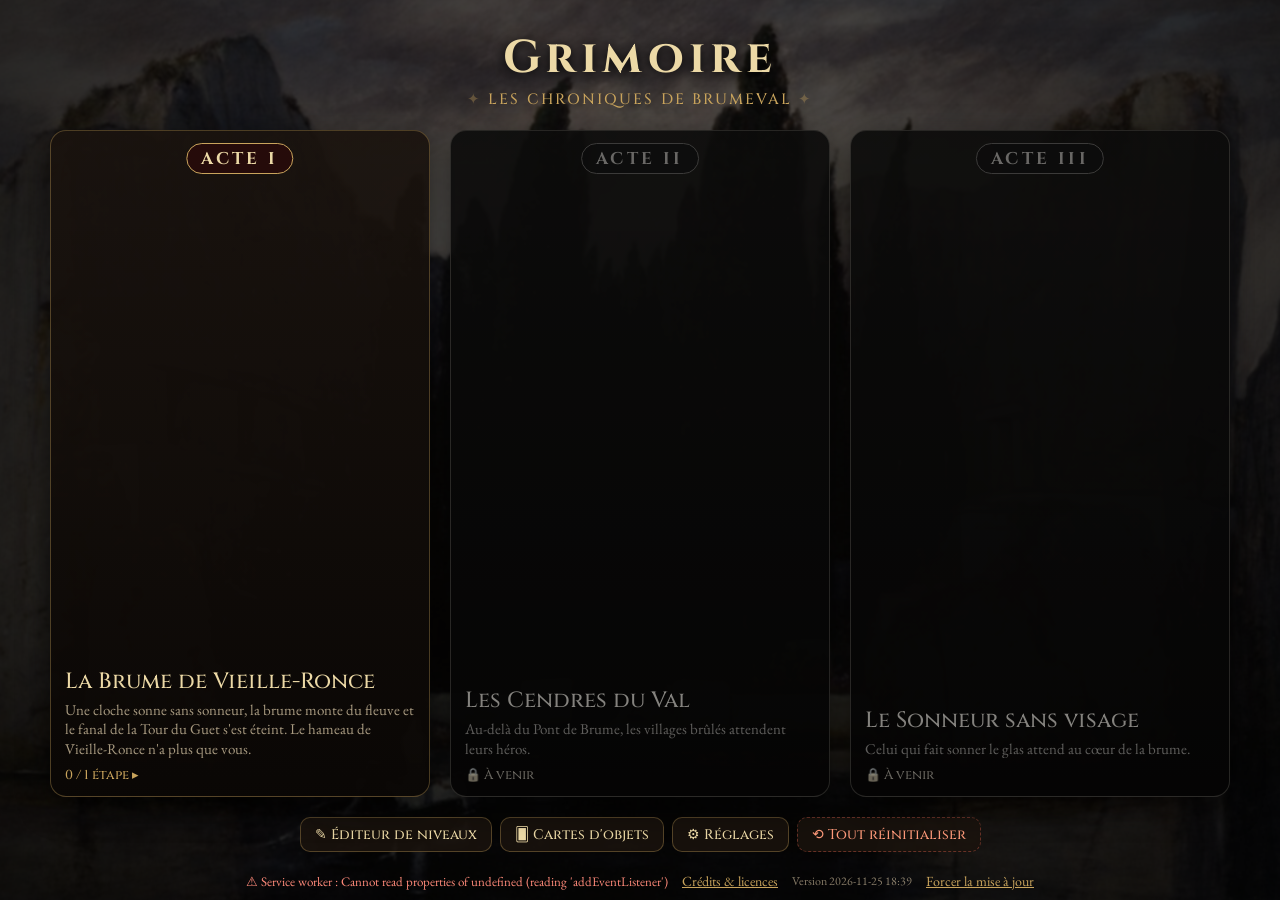
<file: index.html>
<!doctype html>
<html lang="fr">
<head>
  <meta charset="utf-8">
  <meta name="viewport" content="width=device-width, initial-scale=1, viewport-fit=cover">
  <meta name="theme-color" content="#0b0908">
  <title>Grimoire</title>
  <link rel="manifest" href="manifest.webmanifest">
  <link rel="icon" href="assets/icons/icon-192.png">
  <link rel="apple-touch-icon" href="assets/icons/icon-192.png">
  <link rel="stylesheet" href="css/fonts.css?v=1795631952">
  <link rel="stylesheet" href="css/hub.css?v=1795631952">
</head>
<body>
  <div class="bg" id="bg"></div>
  <main>
    <header>
      <h1>Grimoire</h1>
      <p id="campTitle" class="camp">Les Chroniques de Brumeval</p>
    </header>
    <section id="view" class="view"></section>
    <nav class="tools">
      <a class="tool" href="editor.html">✎ Éditeur de niveaux</a>
      <a class="tool" href="cards.html">🂠 Cartes d'objets</a>
      <button class="tool" id="settingsBtn">⚙ Réglages</button>
      <button class="tool dev" id="resetBtn" title="Développement : efface toute la progression">⟲ Tout réinitialiser</button>
    </nav>
    <footer>
      <button class="btn" id="installBtn" hidden>⬇ Installer l'app</button>
      <span id="pwaStatus" class="pwa-status"></span>
      <button class="link" id="creditsBtn">Crédits & licences</button>
      <span class="ver" id="ver"></span>
      <button class="link" id="forceUpd">Forcer la mise à jour</button>
    </footer>
  </main>
  <div class="overlay" id="settings"><div class="ov-card"><h2>Réglages</h2><div id="settingsBody"></div><button class="btn" data-close>Fermer</button></div></div>
  <div class="overlay" id="reset"><div class="ov-card danger"><h2>Tout réinitialiser ?</h2>
    <p>Efface <b>toute la progression de campagne</b> sur cet appareil : étapes terminées, XP, niveaux et avantages des héros, mémoire de campagne, réputation des PNJ, objets conservés, et les parties en cours.</p>
    <p class="muted">Les réglages et le niveau en cours d'édition sont conservés. Action irréversible (outil de développement).</p>
    <div class="ov-btns"><button class="btn ghost" data-close>Annuler</button><button class="btn danger" id="resetGo">Tout effacer</button></div></div></div>
  <div class="overlay credits" id="credits">
    <div class="ov-card credits-card">
      <h2>Crédits</h2>
      <ul>
        <li>Textures de terrain & HDRI : <b>Poly Haven</b> (CC0)</li>
        <li>Peintures de fond (domaine public, via Wikimedia Commons) : C. D. Friedrich – <i>L'Abbaye dans une forêt de chênes</i> ; J. Martin – <i>The Bard</i> ; A. Böcklin – <i>L'Île des morts</i> ; G. Doré – <i>L'Enfer</i></li>
        <li>Personnages et squelettes animés : <b>KayKit</b> Adventurers & Skeletons de Kay Lousberg (CC0) — kaylousberg.com</li>
        <li>Modèle « Fox » : Khronos glTF Sample Assets (PixelMannen CC0, rig/anim tomkranis CC-BY 4.0)</li>
        <li>Modèle « Horse » : exemples three.js (MIT)</li>
        <li>Moteur 3D : <b>three.js</b> r187 (MIT) · Figurines, décors, cartes et illustrations SVG : procéduraux</li>
      </ul>
      <button class="btn" data-close>Fermer</button>
    </div>
  </div>
  <script type="module">
    const BUILD = '1795631952';
    import { loadCampaignDef, campaignStatus, loadCampaign, resetCampaign } from './js/core/campaign.js?v=1795631952';
    import { settings, PRESETS } from './js/core/settings.js?v=1795631952';
    const $ = s => document.querySelector(s), view = $('#view'), bg = $('#bg');
    const esc = s => String(s ?? '').replace(/&/g, '&amp;').replace(/</g, '&lt;');
    const abs = u => (u ? new URL(u, location.href).href : ''); // url() dans une variable CSS : chemin absolu
    let shownBg = '';
    const setBg = url => { if (!url || url === shownBg) return; shownBg = url; bg.style.opacity = 0; setTimeout(() => { bg.style.backgroundImage = `url('${url}')`; bg.style.opacity = 1; }, 250); };
    const ROMAN = ['I', 'II', 'III', 'IV', 'V', 'VI', 'VII', 'VIII', 'IX', 'X'];
    /** Étapes ayant une partie en cours */
    const inProgress = () => { const out = new Set(); try { for (const k of Object.keys(localStorage)) if (/^grimoire\.save\.v\d+\.(?!draft)/.test(k)) { const r = JSON.parse(localStorage.getItem(k)); if (r && !r.ended && r.step) out.add(r.step); } } catch {} return out; };
    let def;
    try { def = await loadCampaignDef(); } catch (e) { view.innerHTML = `<p class="err">Campagne introuvable (${esc(e.message)}).</p>`; }
    if (def) { $('#campTitle').textContent = def.title; document.title = `Grimoire · ${def.title}`; }

    function render() {
      if (!def) return;
      const c = loadCampaign(), stt = campaignStatus(def, c.completed), going = inProgress();
      const actId = decodeURIComponent(location.hash.slice(1));
      const act = def.acts.find(a => a.id === actId && stt.acts[a.id].unlocked);
      if (!act) {
        setBg(def.acts[0]?.image || 'assets/bg/painting3.jpg');
        view.className = 'view acts';
        view.innerHTML = def.acts.map((a, i) => { const s = stt.acts[a.id], soon = !a.steps.some(x => !x.soon);
          return `<button class="act ${s.unlocked ? '' : 'locked'} ${s.done ? 'done' : ''}" data-a="${esc(a.id)}" ${s.unlocked ? '' : 'disabled'} style="--img:url('${esc(abs(a.image || 'assets/bg/painting3.jpg'))}')">
            <span class="act-img"></span><span class="act-num">${esc(a.num || 'Acte ' + ROMAN[i])}</span>
            <span class="act-body"><b>${esc(a.title)}</b><small>${esc(a.desc || '')}</small>
            <em>${s.unlocked ? (s.done ? '✓ Acte terminé' : `${s.count} / ${s.total} étape${s.total > 1 ? 's' : ''}`) + ' ▸' : soon ? '🔒 À venir' : '🔒 Verrouillé'}</em></span></button>`; }).join('');
        view.querySelectorAll('[data-a]').forEach(b => { b.onclick = () => { location.hash = b.dataset.a; }; b.onpointerenter = () => { const a = def.acts.find(x => x.id === b.dataset.a); if (!b.disabled) setBg(a.image); }; });
        return;
      }
      setBg(act.image);
      view.className = 'view steps';
      view.innerHTML = `<div class="act-head"><button class="back" id="backBtn" aria-label="Retour aux actes">‹</button><div><small>${esc(act.num || '')}</small><h2>${esc(act.title)}</h2><p>${esc(act.desc || '')}</p></div></div>
        <div class="path"><svg class="trail" aria-hidden="true"></svg>${act.steps.map((s, i) => { const t = stt.steps[s.id];
          const cls = t.done ? 'done' : t.unlocked ? 'open' : t.soon ? 'soon' : 'locked';
          return `<button class="node ${cls} ${i % 2 ? 'low' : 'high'}" data-s="${esc(s.id)}" ${t.unlocked || t.done ? '' : 'disabled'}>
            <span class="medal" style="--img:url('${esc(abs(s.image || act.image || ''))}')">${t.done ? '<i>✓</i>' : !t.unlocked ? '<i>🔒</i>' : ''}</span>
            <small>${esc(s.num || '')}</small><b>${esc(s.soon ? 'À venir' : s.title)}</b>${s.tag ? `<em>${esc(s.tag)}</em>` : ''}${going.has(s.id) ? '<em class="going">Partie en cours</em>' : ''}
            ${s.desc && (t.unlocked || t.done) ? `<span class="desc">${esc(s.desc)}</span>` : ''}</button>`; }).join('')}</div>`;
      $('#backBtn').onclick = () => { location.hash = ''; };
      view.querySelectorAll('.node[data-s]').forEach(b => { b.onclick = () => { location.href = `play.html?step=${encodeURIComponent(b.dataset.s)}`; }; });
      requestAnimationFrame(drawTrail);
    }
    /** Chemin pointillé reliant les étapes */
    function drawTrail() {
      const path = view.querySelector('.path'), svg = view.querySelector('.trail'); if (!path || !svg) return;
      const r0 = path.getBoundingClientRect();
      const pts = [...path.querySelectorAll('.medal')].map(m => { const r = m.getBoundingClientRect(); return [r.left + r.width / 2 - r0.left, r.top + r.height / 2 - r0.top]; });
      svg.setAttribute('viewBox', `0 0 ${r0.width} ${r0.height}`);
      const d = pts.map(([x, y], i) => { if (!i) return `M${x} ${y}`; const [px, py] = pts[i - 1], mx = (px + x) / 2; return `C${mx} ${py} ${mx} ${y} ${x} ${y}`; }).join(' ');
      const nodes = [...path.querySelectorAll('.node')]; let lastDone = -1; nodes.forEach((n, i) => { if (n.classList.contains('done')) lastDone = i; });
      svg.innerHTML = `<path d="${d}" class="t-all"/>`;
    }
    addEventListener('hashchange', render); addEventListener('resize', drawTrail);
    render();

    // ---- Réglages (les mêmes que dans le menu du jeu)
    const seg = (label, value, opts, on) => `<div class="row"><span>${label}</span><div class="segs" data-k="${on}">${opts.map(([v, l]) => `<button data-v="${v}" class="${String(v) === String(value) ? 'on' : ''}">${l}</button>`).join('')}</div></div>`;
    const tog = (label, value, k) => `<label class="row"><span>${label}</span><input type="checkbox" data-t="${k}" ${value ? 'checked' : ''}></label>`;
    function renderSettings() {
      $('#settingsBody').innerHTML = `<h3>Table physique</h3>
        ${seg('Dés D100', settings.dice, [['physical', 'Physiques'], ['virtual', 'Virtuels']], 'dice')}
        ${tog('Consignes de mise en place', settings.setup, 'setup')}${tog('Conseils du tutoriel', settings.tips, 'tips')}
        <h3>Graphismes</h3>${seg(`Qualité (détecté : ${PRESETS[settings.detected.tier].label})`, settings.preset, [['auto', 'Auto'], ...Object.entries(PRESETS).map(([k, p]) => [k, p.label])], 'preset')}
        ${seg('Figurines', settings.finish, [['painted', 'Peintes'], ['grey', 'Grises'], ['bronze', 'Bronze']], 'finish')}
        <h3>Audio</h3>${seg('Volume', settings.volume, [[0, '0'], [0.3, '30'], [0.7, '70'], [1, '100']], 'volume')}
        ${tog('Vent d\'ambiance', settings.music, 'music')}${tog('Vibrations', settings.haptics, 'haptics')}`;
      $('#settingsBody').querySelectorAll('.segs button').forEach(b => b.onclick = () => { const k = b.parentElement.dataset.k, v = b.dataset.v; settings.set({ [k]: k === 'volume' ? +v : v }); renderSettings(); });
      $('#settingsBody').querySelectorAll('[data-t]').forEach(i => i.onchange = () => settings.set({ [i.dataset.t]: i.checked }));
    }
    const open = id => $(id).classList.add('open');
    document.querySelectorAll('.overlay').forEach(o => o.addEventListener('click', e => { if (e.target === o || e.target.closest('[data-close]')) o.classList.remove('open'); }));
    $('#settingsBtn').onclick = () => { renderSettings(); open('#settings'); };
    $('#resetBtn').onclick = () => open('#reset');
    $('#resetGo').onclick = () => { resetCampaign(); $('#reset').classList.remove('open'); location.hash = ''; render(); };
    $('#creditsBtn').onclick = () => open('#credits');

    import('./js/version.js?t=' + Date.now()).then(m => { $('#ver').textContent = 'Version ' + m.VERSION; }).catch(() => {});
    $('#forceUpd').onclick = async e => {
      const b = e.target; b.disabled = true;
      const { hardRefresh } = await import('./js/core/pwa.js?t=' + Date.now());
      await hardRefresh(p => { b.textContent = `Mise à jour… ${Math.round(p * 100)} %`; });
    };
    // ---- PWA : enregistrement, état hors-ligne, bouton d'installation
    const st = $('#pwaStatus'), ib = $('#installBtn');
    const say = (t, ok) => { st.textContent = t; st.className = 'pwa-status ' + (ok ? 'ok' : 'ko'); };
    if (!window.isSecureContext) say('⚠ PWA indisponible : le site doit être servi en HTTPS', false);
    else if (!('serviceWorker' in navigator)) say('⚠ Navigateur sans service worker', false);
    else import('./js/core/pwa.js?v=1795631952').then(({ registerPWA, consumeUpdatedFlag }) => {
      registerPWA({ swUrl: 'sw.js?v=' + BUILD, onStatus: (s, e) => s === 'ready' ? say(consumeUpdatedFlag() ? '✓ Mis à jour · jouable hors-ligne' : '✓ À jour · jouable hors-ligne', true) : say('⚠ Service worker : ' + e?.message, false) });
    });
    const standalone = matchMedia('(display-mode: standalone), (display-mode: fullscreen)').matches || navigator.standalone;
    let deferred = null;
    addEventListener('beforeinstallprompt', e => { e.preventDefault(); deferred = e; ib.hidden = false; });
    ib.onclick = async () => {
      if (deferred) { deferred.prompt(); await deferred.userChoice; deferred = null; ib.hidden = true; }
      else alert('iPhone / iPad : bouton Partager ⎋ puis « Sur l\'écran d\'accueil ».');
    };
    if (/iPhone|iPad|iPod/.test(navigator.userAgent) && !standalone) ib.hidden = false;
    if (standalone) say('✓ App installée', true);
  </script>
</body>
</html>
</file>
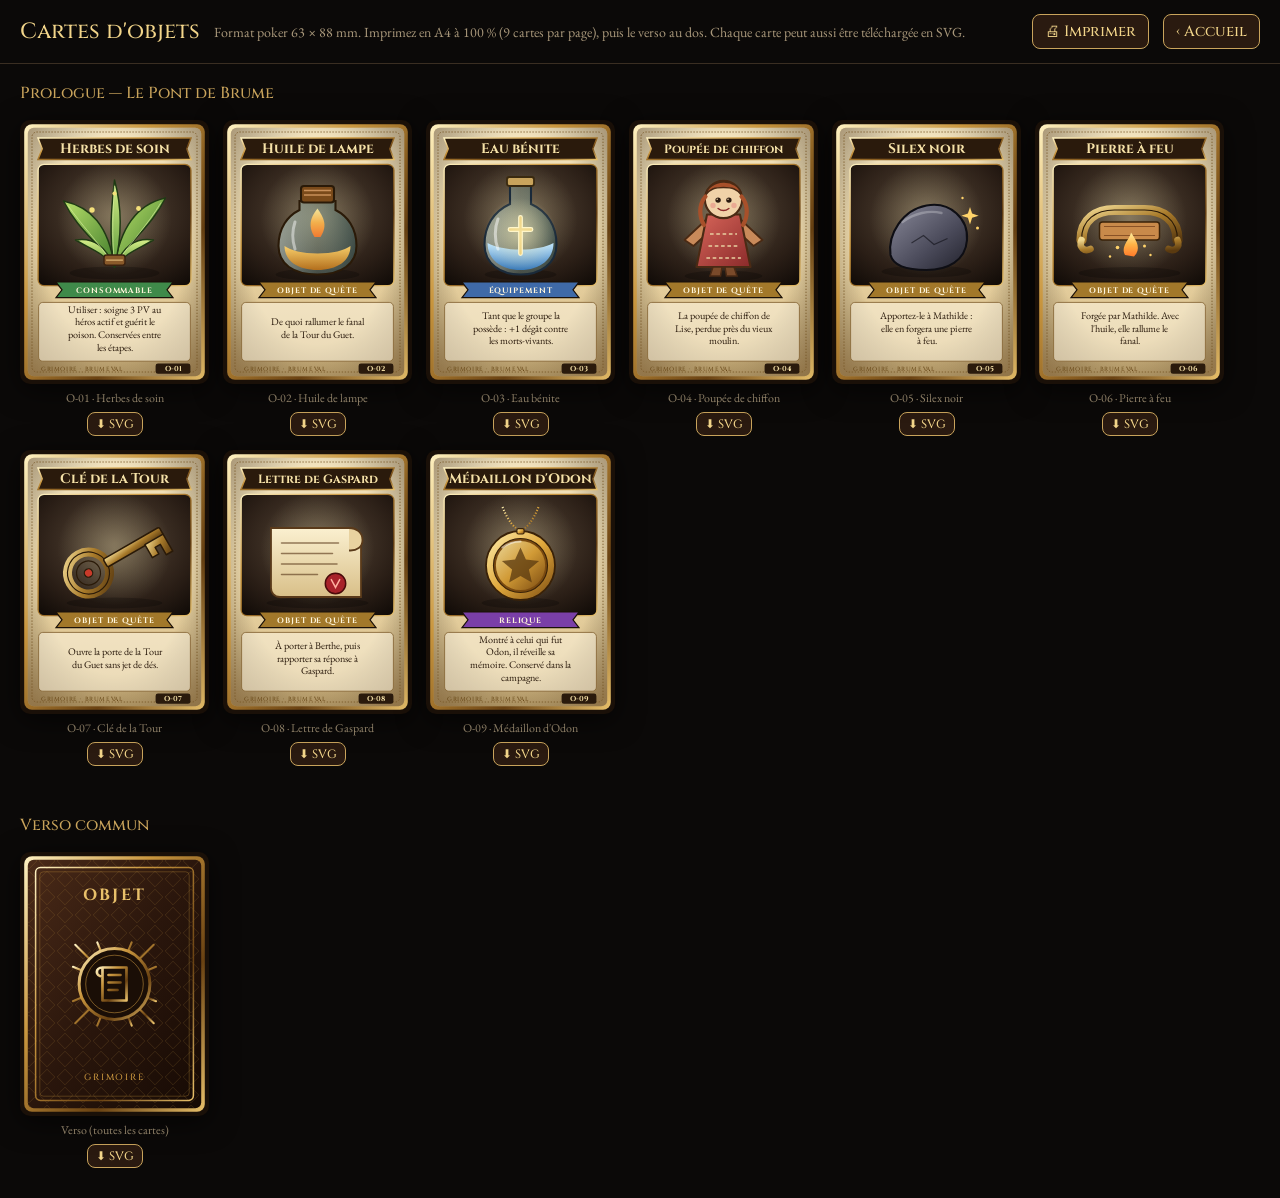
<file: cards.html>
<!doctype html>
<html lang="fr">
<head>
  <meta charset="utf-8">
  <meta name="viewport" content="width=device-width, initial-scale=1">
  <title>Grimoire · Cartes d'objets</title>
  <link rel="icon" href="assets/icons/icon-192.png">
  <link rel="stylesheet" href="css/fonts.css">
  <style>
    :root { --gold: #c9a45c; --gold-hi: #f2d58a; --text: #eadcbc; --muted: #a8977a; }
    body { margin: 0; background: #0b0908; color: var(--text); font-family: 'EB Garamond', Georgia, serif; }
    header { padding: 14px 20px; display: flex; gap: 14px; align-items: center; flex-wrap: wrap; border-bottom: 1px solid #3a2e22; }
    h1 { font-family: Cinzel, Georgia, serif; font-weight: 500; color: var(--gold-hi); margin: 0; font-size: 22px; }
    header p { margin: 0; color: var(--muted); font-size: 14px; flex: 1 1 300px; }
    button, a.btn { font: 15px Cinzel, Georgia, serif; color: var(--gold-hi); background: #2a1a10; border: 1px solid var(--gold); border-radius: 8px; padding: 6px 12px; cursor: pointer; text-decoration: none; }
    h2 { font-family: Cinzel, Georgia, serif; font-weight: 500; color: var(--gold); margin: 18px 20px 6px; font-size: 16px; }
    .sheet { display: flex; flex-wrap: wrap; gap: 14px; padding: 10px 20px 30px; }
    .c { display: flex; flex-direction: column; align-items: center; gap: 6px; }
    .c svg { width: 189px; height: 264px; filter: drop-shadow(0 6px 14px rgba(0,0,0,.6)); }
    .c small { color: var(--muted); font-size: 12px; }
    .c button { font-size: 12px; padding: 3px 8px; }
    @media print {
      @page { size: A4; margin: 8mm; }
      body { background: #fff; } header, h2, .c small, .c button { display: none; }
      .sheet { gap: 0; padding: 0; } .c svg { width: 63mm; height: 88mm; filter: none; outline: .2mm dashed #999; }
      .c { break-inside: avoid; }
    }
  </style>
</head>
<body>
  <header>
    <h1>Cartes d'objets</h1>
    <p>Format poker 63 × 88 mm. Imprimez en A4 à 100 % (9 cartes par page), puis le verso au dos. Chaque carte peut aussi être téléchargée en SVG.</p>
    <button id="print">🖨 Imprimer</button><a class="btn" href="index.html">‹ Accueil</a>
  </header>
  <div id="out"></div>
  <script type="module">
    import { itemCardSVG, cardBackSVG } from './js/core/cards.js';
    import { campaignLevels } from './js/core/campaign.js';
    const out = document.getElementById('out');
    const dl = (name, svg) => { const a = document.createElement('a'); a.href = URL.createObjectURL(new Blob([svg], { type: 'image/svg+xml' })); a.download = name; a.click(); };
    const card = (svg, label, file) => { const c = document.createElement('div'); c.className = 'c'; c.innerHTML = `${svg}<small>${label}</small>`; const b = document.createElement('button'); b.textContent = '⬇ SVG'; b.onclick = () => dl(file, svg); c.append(b); return c; };
    const seen = new Set();
    for (const url of await campaignLevels()) {
      let d; try { d = await (await fetch(url)).json(); } catch { continue; }
      const items = Object.entries(d.items || {}).filter(([, it]) => !seen.has(it.code || it.name)).sort((a, b) => String(a[1].code).localeCompare(String(b[1].code)));
      if (!items.length) continue;
      out.insertAdjacentHTML('beforeend', `<h2>${d.title || d.id}</h2>`);
      const sheet = document.createElement('div'); sheet.className = 'sheet'; out.append(sheet);
      for (const [id, it] of items) { seen.add(it.code || it.name); const svg = itemCardSVG(it); sheet.append(card(svg, `${it.code || '?'} · ${it.name}`, `${it.code || id}.svg`)); }
    }
    out.insertAdjacentHTML('beforeend', '<h2>Verso commun</h2>');
    const back = document.createElement('div'); back.className = 'sheet'; out.append(back);
    back.append(card(cardBackSVG(), 'Verso (toutes les cartes)', 'verso-objet.svg'));
    document.getElementById('print').onclick = () => print();
  </script>
</body>
</html>
</file>
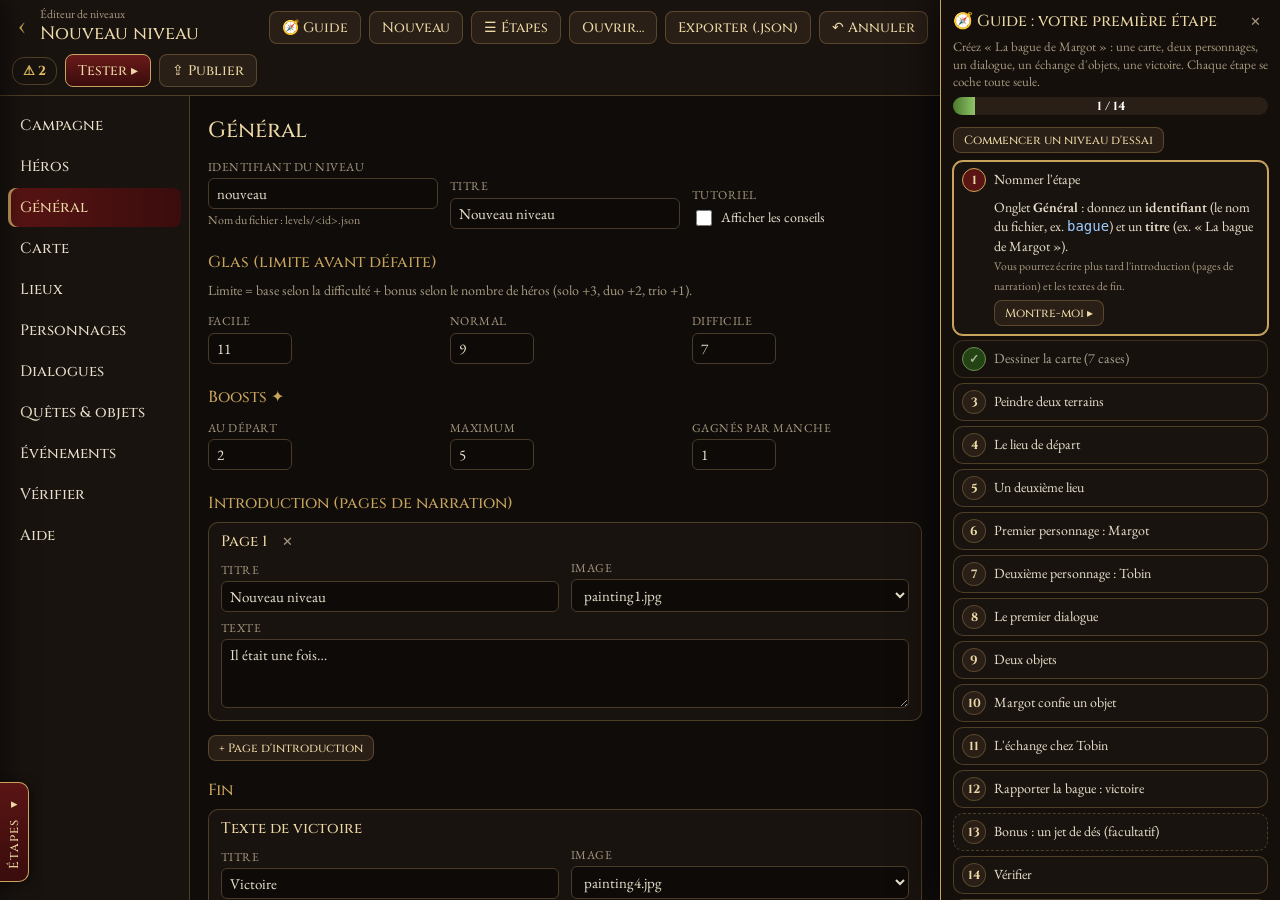
<file: editor.html>
<!doctype html>
<html lang="fr">
<head>
  <meta charset="utf-8">
  <meta name="viewport" content="width=device-width, initial-scale=1">
  <meta name="theme-color" content="#0b0908">
  <title>Grimoire · Éditeur de niveaux</title>
  <link rel="icon" href="assets/icons/icon-192.png">
  <link rel="stylesheet" href="css/fonts.css">
  <link rel="stylesheet" href="css/editor.css">
</head>
<body>
  <header class="top">
    <a class="home" href="index.html" title="Accueil">‹</a>
    <div class="ttl"><small>Éditeur de niveaux</small><b id="title"></b></div>
    <span class="saved" id="saved"></span>
    <span class="sp"></span>
    <button class="btn" id="guide" type="button" title="Guide pas à pas : créer sa première étape">🧭 Guide</button>
    <button class="btn" id="new" type="button">Nouveau</button>
    <button class="btn" id="example" type="button" title="Étapes de la campagne (Prologue…) : choisir le niveau à éditer">☰ Étapes</button>
    <button class="btn" id="open" type="button">Ouvrir…</button>
    <button class="btn" id="export" type="button">Exporter (.json)</button>
    <button class="btn" id="undo" type="button" title="Ctrl+Z">↶ Annuler</button>
    <span class="badge" id="badge"></span>
    <button class="btn accent" id="test" type="button">Tester ▸</button>
    <button class="btn" id="publish" type="button" title="Envoyer le niveau et la campagne sur GitHub">⇪ Publier</button>
    <input type="file" id="file" accept=".json,application/json" hidden>
  </header>
  <nav id="nav"></nav>
  <main id="main"></main>
  <datalist id="dl-flags"></datalist><datalist id="dl-waves"></datalist>
  <script type="module" src="js/editor/main.js"></script>
</body>
</html>
</file>
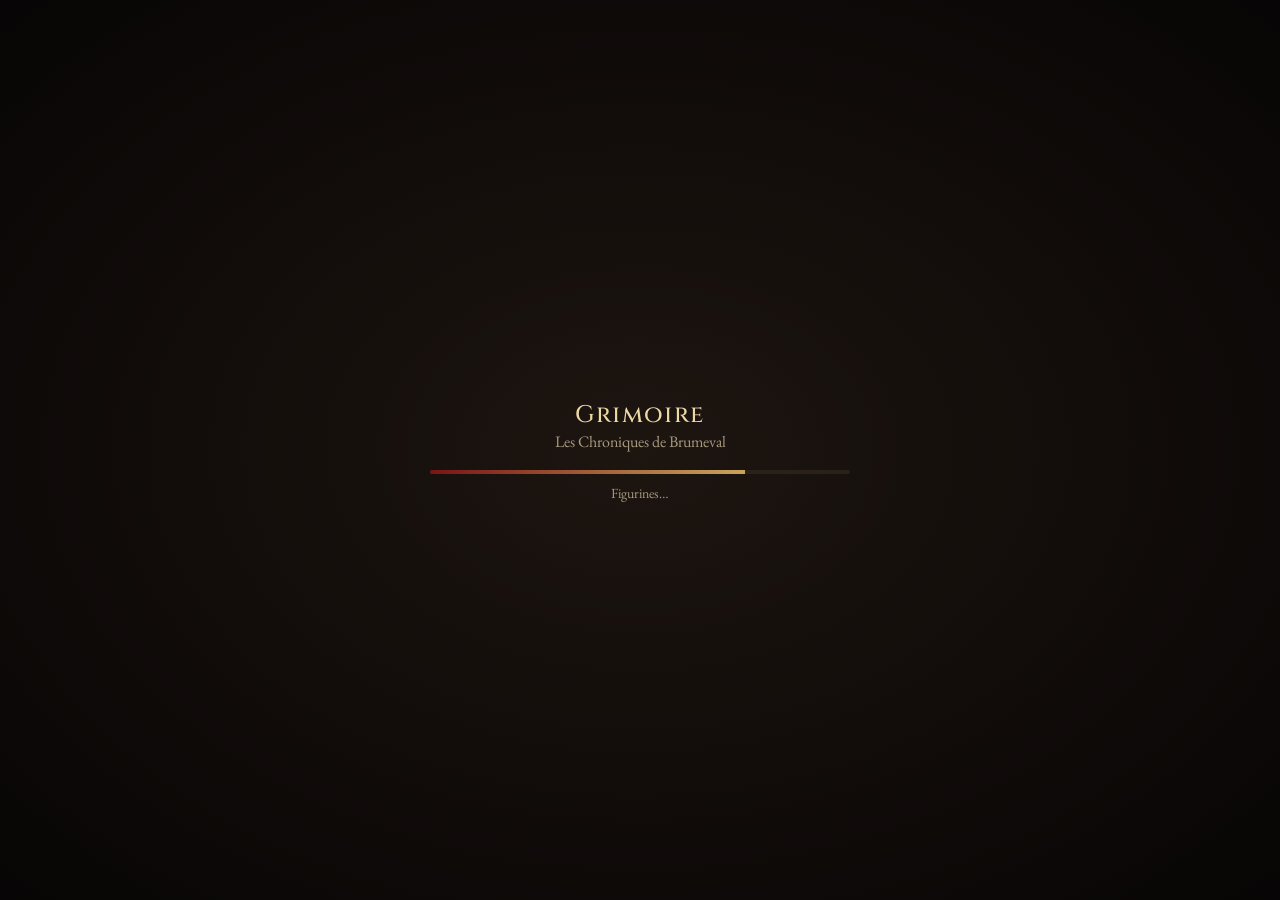
<file: play.html>
<!doctype html>
<html lang="fr">
<head>
  <meta charset="utf-8">
  <meta name="viewport" content="width=device-width, initial-scale=1, maximum-scale=1, user-scalable=no, viewport-fit=cover">
  <meta name="theme-color" content="#0b0908">
  <meta name="apple-mobile-web-app-capable" content="yes">
  <meta name="mobile-web-app-capable" content="yes">
  <title>Prototype</title>
  <link rel="manifest" href="manifest.webmanifest">
  <link rel="icon" href="assets/icons/icon-192.png">
  <link rel="apple-touch-icon" href="assets/icons/icon-192.png">
  <link rel="stylesheet" href="css/fonts.css?v=1795631952">
  <link rel="stylesheet" href="css/play.css?v=1795631952">
  <script type="importmap">
  { "imports": { "three": "./vendor/three/build/three.module.js", "three/addons/": "./vendor/three/examples/jsm/" } }
  </script>
</head>
<body>
  <div id="viewport"></div>
  <div id="hud"></div>
  <script type="module" src="js/main.js?v=1795631952"></script>
  <script>
    // Garde-fou : si les scripts chargés sont plus vieux que ceux du serveur (cache du navigateur), on répare.
    setTimeout(async () => {
      try {
        const txt = await (await fetch('js/version.js?t=' + Date.now(), { cache: 'no-store' })).text();
        const server = (txt.match(/VERSION = '([^']+)'/) || [])[1];
        if (server && window.__APP_V !== server && !sessionStorage.getItem('grimoire.fixing')) {
          sessionStorage.setItem('grimoire.fixing', '1');
          const d = document.createElement('div');
          d.style.cssText = 'position:fixed;inset:0;z-index:999;display:flex;align-items:center;justify-content:center;background:#0b0908;color:#ecd9a6;font:18px Georgia,serif;text-align:center;padding:20px';
          d.textContent = 'Ancienne version détectée (' + (window.__APP_V || 'v2') + ') — mise à jour vers ' + server + '…';
          document.body.append(d);
          const { hardRefresh } = await import('./js/core/pwa.js?t=' + Date.now());
          await hardRefresh(p => { d.textContent = 'Mise à jour vers ' + server + '… ' + Math.round(p * 100) + ' %'; });
        } else if (window.__APP_V === server) sessionStorage.removeItem('grimoire.fixing');
      } catch {}
    }, 4000);
  </script>
</body>
</html>
</file>
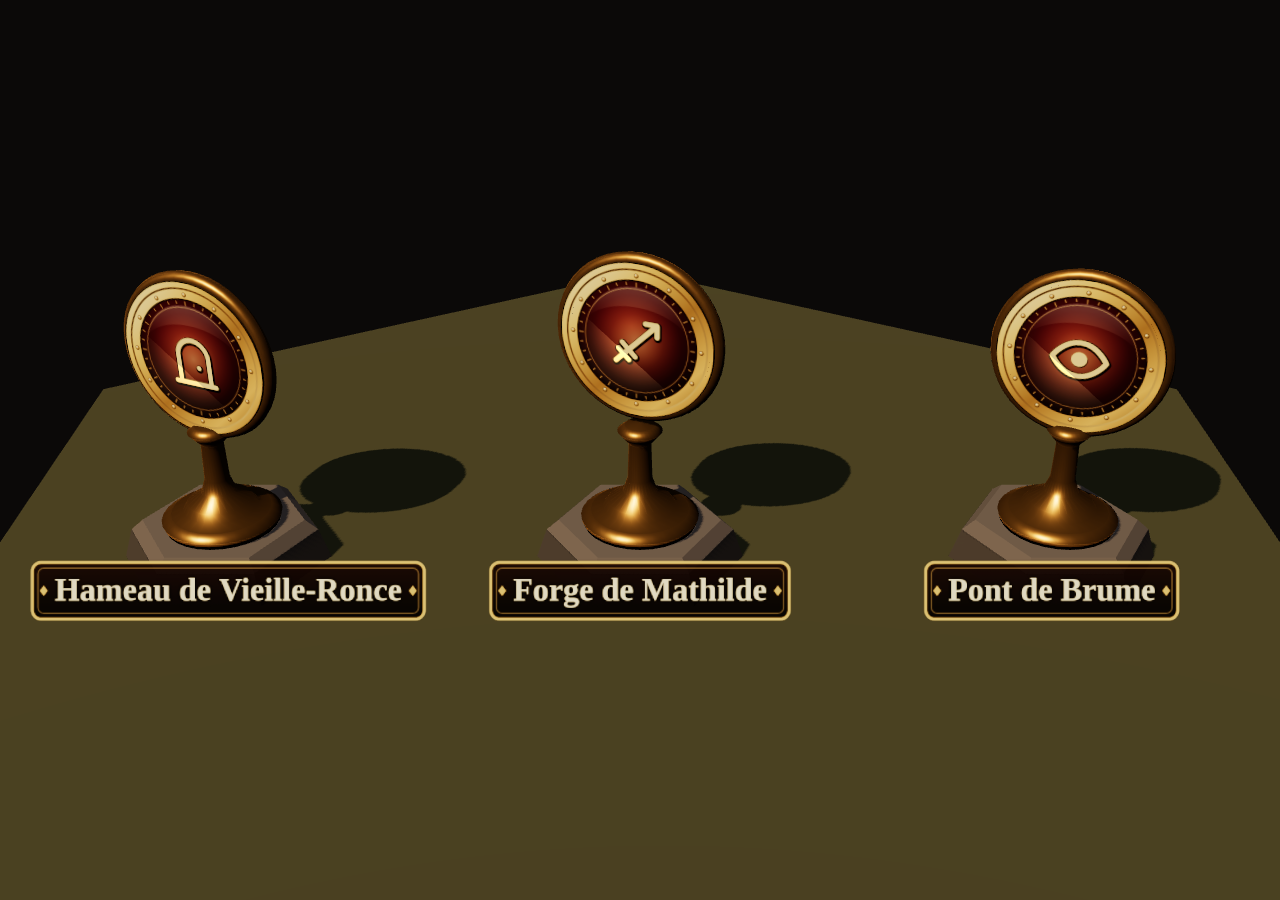
<file: tools/poi-preview.html>
<!doctype html>
<html lang="fr"><head><meta charset="utf-8"><title>Aperçu · point d'intérêt</title>
<style>html,body{margin:0;height:100%;background:#0b0908}canvas{display:block}</style>
<script type="importmap">{ "imports": { "three": "../vendor/three/build/three.module.js", "three/addons/": "../vendor/three/examples/jsm/" } }</script>
</head><body>
<script type="module">
// Aperçu du marqueur 3D de point d'intérêt (js/three/poi.js) : ?icon=place&name=Pont%20de%20Brume
import * as THREE from 'three';
import { makePoiMarker, animatePoi } from '../js/three/poi.js';
const q = new URLSearchParams(location.search);
const r = new THREE.WebGLRenderer({ antialias: true }); r.setPixelRatio(devicePixelRatio); r.setSize(innerWidth, innerHeight);
r.shadowMap.enabled = true; r.toneMapping = THREE.ACESFilmicToneMapping; document.body.append(r.domElement);
const sc = new THREE.Scene(); sc.background = new THREE.Color(0x0b0908);
const cam = new THREE.PerspectiveCamera(32, innerWidth / innerHeight, 0.01, 50);
sc.add(new THREE.HemisphereLight(0xbfc6d8, 0x2a2018, 1.1));
const sun = new THREE.DirectionalLight(0xffe2b8, 2.4); sun.position.set(-1.2, 2, 1.4); sun.castShadow = true; sun.shadow.mapSize.set(2048, 2048);
Object.assign(sun.shadow.camera, { left: -1, right: 1, top: 1, bottom: -1 }); sc.add(sun);
const ground = new THREE.Mesh(new THREE.CylinderGeometry(0.62, 0.62, 0.1, 6), new THREE.MeshStandardMaterial({ color: 0x5b5a3e, roughness: 1 }));
ground.position.y = -0.05; ground.receiveShadow = true; sc.add(ground);
const icons = (q.get('icon') || 'place,attack,eye').split(',');
const names = (q.get('name') || 'Hameau de Vieille-Ronce,Forge de Mathilde,Pont de Brume').split(',');
const ms = icons.map((ic, i) => { const m = makePoiMarker(ic, 1, names[i] || ''); m.position.x = (i - (icons.length - 1) / 2) * 0.34; sc.add(m); return m; });
const d = +(q.get('dist') || 1.25), pitch = +(q.get('pitch') || 0.5);
cam.position.set(0, Math.sin(pitch) * d + 0.1, Math.cos(pitch) * d); cam.lookAt(0, 0.1, 0);
const clock = new THREE.Clock();
r.setAnimationLoop(() => { const dt = clock.getDelta(), t = clock.elapsedTime; ms.forEach(m => animatePoi(m, dt, t)); r.render(sc, cam); });
</script></body></html>
</file>
<file: css/fonts.css>
@font-face { font-family: 'Cinzel'; font-style: normal; font-weight: 500; font-display: swap; src: url('../assets/fonts/Cinzel-500.woff2') format('woff2'); unicode-range: U+0000-00FF, U+0131, U+0152-0153, U+02BB-02BC, U+02C6, U+02DA, U+02DC, U+0304, U+0308, U+0329, U+2000-206F, U+20AC, U+2122, U+2191, U+2193, U+2212, U+2215, U+FEFF, U+FFFD; }
@font-face { font-family: 'Cinzel'; font-style: normal; font-weight: 700; font-display: swap; src: url('../assets/fonts/Cinzel-700.woff2') format('woff2'); unicode-range: U+0000-00FF, U+0131, U+0152-0153, U+02BB-02BC, U+02C6, U+02DA, U+02DC, U+0304, U+0308, U+0329, U+2000-206F, U+20AC, U+2122, U+2191, U+2193, U+2212, U+2215, U+FEFF, U+FFFD; }
@font-face { font-family: 'EB Garamond'; font-style: italic; font-weight: 400; font-display: swap; src: url('../assets/fonts/EBGaramond-400i.woff2') format('woff2'); unicode-range: U+0000-00FF, U+0131, U+0152-0153, U+02BB-02BC, U+02C6, U+02DA, U+02DC, U+0304, U+0308, U+0329, U+2000-206F, U+20AC, U+2122, U+2191, U+2193, U+2212, U+2215, U+FEFF, U+FFFD; }
@font-face { font-family: 'EB Garamond'; font-style: normal; font-weight: 400; font-display: swap; src: url('../assets/fonts/EBGaramond-400.woff2') format('woff2'); unicode-range: U+0000-00FF, U+0131, U+0152-0153, U+02BB-02BC, U+02C6, U+02DA, U+02DC, U+0304, U+0308, U+0329, U+2000-206F, U+20AC, U+2122, U+2191, U+2193, U+2212, U+2215, U+FEFF, U+FFFD; }
@font-face { font-family: 'EB Garamond'; font-style: normal; font-weight: 600; font-display: swap; src: url('../assets/fonts/EBGaramond-600.woff2') format('woff2'); unicode-range: U+0000-00FF, U+0131, U+0152-0153, U+02BB-02BC, U+02C6, U+02DA, U+02DC, U+0304, U+0308, U+0329, U+2000-206F, U+20AC, U+2122, U+2191, U+2193, U+2212, U+2215, U+FEFF, U+FFFD; }
</file>
<file: css/hub.css>
:root { --gold: #c9a45c; --gold-hi: #ecd9a6; --text: #e9e0cc; --muted: #a89a80; --line: rgba(201,164,92,.35); --head: 'Cinzel', Georgia, serif; --body: 'EB Garamond', Georgia, serif; }
* { box-sizing: border-box; -webkit-tap-highlight-color: transparent; }
html, body { margin: 0; min-height: 100%; background: #0b0908; color: var(--text); font-family: var(--body); }
body { overflow-x: hidden; }
.bg { position: fixed; inset: -30px; background: center/cover no-repeat; filter: brightness(.36) saturate(.75) blur(1px); transition: opacity .5s; animation: drift 40s ease-in-out infinite alternate; }
@keyframes drift { from { transform: scale(1.05); } to { transform: scale(1.15) translate(-1.5%, 1%); } }
.bg::after { content: ''; position: absolute; inset: 0; background: radial-gradient(ellipse at 50% 30%, transparent 20%, rgba(0,0,0,.75)); }
main { position: relative; min-height: 100vh; min-height: 100dvh; display: flex; flex-direction: column; padding: clamp(10px, 3vh, 28px) max(16px, env(safe-area-inset-right)) 10px max(16px, env(safe-area-inset-left)); gap: clamp(8px, 2.2vh, 20px); }
header { text-align: center; }
header h1 { font-family: var(--head); font-weight: 700; color: var(--gold-hi); margin: 0; font-size: clamp(24px, 6vh, 46px); letter-spacing: .12em; text-shadow: 0 2px 12px #000; }
.camp { margin: 0; font-family: var(--head); color: var(--gold); letter-spacing: .14em; text-transform: uppercase; font-size: clamp(11px, 2vh, 15px); }
.camp::before, .camp::after { content: ' ✦ '; color: var(--line); }
.view { flex: 1; min-height: 0; display: flex; }
.err { color: #ff8a7a; }

/* Actes */
.view.acts { gap: clamp(10px, 1.6vw, 20px); justify-content: center; align-items: stretch; }
.act { position: relative; flex: 1 1 0; max-width: 380px; min-width: 0; display: flex; flex-direction: column; padding: 0; text-align: left; font: inherit; color: inherit; cursor: pointer; background: linear-gradient(180deg, rgba(26,19,14,.92), rgba(10,7,5,.96)); border: 1px solid var(--line); border-radius: 16px; overflow: hidden; box-shadow: 0 10px 30px rgba(0,0,0,.6); transition: transform .25s cubic-bezier(.2,.8,.2,1), border-color .25s, box-shadow .25s; }
.act:not(:disabled):hover, .act:not(:disabled):focus-visible { transform: translateY(-6px); border-color: var(--gold); box-shadow: 0 16px 40px rgba(0,0,0,.7), 0 0 0 1px var(--gold); outline: none; }
.act-img { display: block; flex: 1 1 auto; min-height: clamp(70px, 26vh, 300px); background: var(--img) center/cover; filter: saturate(.9); position: relative; }
.act-img::after { content: ''; position: absolute; inset: 0; background: linear-gradient(180deg, transparent 45%, rgba(10,7,5,.98)); }
.act-num { position: absolute; top: 12px; left: 50%; transform: translateX(-50%); font: 700 clamp(13px, 2.4vh, 17px) var(--head); letter-spacing: .2em; text-transform: uppercase; color: var(--gold-hi); background: rgba(40,10,10,.85); border: 1px solid var(--gold); border-radius: 20px; padding: 3px 14px; white-space: nowrap; }
.act-body { display: flex; flex-direction: column; gap: 4px; padding: 0 14px 12px; margin-top: -26px; position: relative; }
.act-body b { font: 500 clamp(16px, 3vh, 22px) var(--head); color: var(--gold-hi); }
.act-body small { font-size: clamp(13px, 2.1vh, 15px); color: var(--muted); line-height: 1.3; display: -webkit-box; -webkit-line-clamp: 3; -webkit-box-orient: vertical; overflow: hidden; }
.act-body em { font: 500 13px var(--head); font-style: normal; color: var(--gold); margin-top: 4px; }
.act.done .act-body em { color: #8fc46a; }
.act.locked { cursor: default; filter: grayscale(.85) brightness(.6); }
.act.locked .act-num { background: rgba(20,20,20,.85); border-color: #6a6050; color: #b8ac90; }

/* Chemin des étapes */
.view.steps { flex-direction: column; gap: 6px; }
.act-head { display: flex; gap: 12px; align-items: flex-start; }
.act-head small { font: 500 12px var(--head); letter-spacing: .16em; text-transform: uppercase; color: var(--gold); }
.act-head h2 { margin: 0; font: 500 clamp(18px, 3.6vh, 28px) var(--head); color: var(--gold-hi); }
.act-head p { margin: 2px 0 0; color: var(--muted); font-size: clamp(13px, 2.2vh, 16px); max-width: 760px; }
.back { flex: none; width: 40px; height: 40px; border-radius: 50%; border: 1px solid var(--gold); background: #3a0c0c; color: var(--gold-hi); font: 24px var(--head); cursor: pointer; line-height: 1; }
.path { position: relative; flex: 1; min-height: 0; display: grid; grid-auto-flow: column; grid-auto-columns: minmax(0, 1fr); gap: 6px; align-items: center; padding: 6px 0; }
.trail { position: absolute; inset: 0; width: 100%; height: 100%; pointer-events: none; overflow: visible; }
.trail .t-all { fill: none; stroke: var(--gold); stroke-opacity: .55; stroke-width: 3; stroke-dasharray: 2 10; stroke-linecap: round; }
.node { position: relative; display: flex; flex-direction: column; align-items: center; text-align: center; gap: 2px; padding: 4px; background: none; border: 0; color: inherit; font: inherit; cursor: pointer; min-width: 0; }
.node.high { align-self: start; margin-top: 2vh; } .node.low { align-self: end; margin-bottom: 2vh; }
.medal { position: relative; width: clamp(56px, 15vh, 120px); height: clamp(56px, 15vh, 120px); border-radius: 50%; background: var(--img) center/cover, #2a1e16; border: 3px solid var(--gold); box-shadow: 0 6px 20px rgba(0,0,0,.7), inset 0 0 0 3px rgba(0,0,0,.4); transition: transform .25s; }
.medal i { position: absolute; right: -4px; bottom: -4px; width: 30px; height: 30px; border-radius: 50%; display: flex; align-items: center; justify-content: center; font-style: normal; font-size: 15px; background: #1a120c; border: 2px solid var(--gold); }
.node.done .medal i { background: #2a5a1a; border-color: #8fc46a; color: #e6ffd0; }
.node.open .medal { animation: glow 2s ease-in-out infinite; border-color: #ffd27a; }
@keyframes glow { 50% { box-shadow: 0 6px 20px rgba(0,0,0,.7), 0 0 26px rgba(255,210,122,.65); } }
.node:not(:disabled):hover .medal { transform: scale(1.07); }
.node small { font: 500 11px var(--head); letter-spacing: .12em; text-transform: uppercase; color: var(--gold); margin-top: 4px; }
.node b { font: 500 clamp(13px, 2.4vh, 17px) var(--head); color: var(--gold-hi); }
.node em { font-style: normal; font-size: 12px; color: #9ccbff; } .node em.going { color: #ffb36a; }
.node .desc { font-size: 13px; color: var(--muted); line-height: 1.25; max-width: 200px; display: -webkit-box; -webkit-line-clamp: 3; -webkit-box-orient: vertical; overflow: hidden; }
.node.locked, .node.soon { cursor: default; } .node.locked .medal, .node.soon .medal { filter: grayscale(1) brightness(.45); border-color: #6a6050; }
.node.soon b, .node.locked b { color: #8a8070; }

/* Outils (bas de l'accueil) */
.tools { display: flex; gap: 8px; justify-content: center; flex-wrap: wrap; }
.tool { font: 500 14px var(--head); color: var(--gold-hi); background: rgba(26,19,14,.85); border: 1px solid var(--line); border-radius: 10px; padding: 7px 14px; cursor: pointer; text-decoration: none; }
.tool:hover { border-color: var(--gold); }
.tool.dev { color: #ff9a7a; border-color: rgba(200,90,70,.45); border-style: dashed; }
footer { display: flex; gap: 14px; align-items: center; justify-content: center; flex-wrap: wrap; font-size: 13px; color: var(--muted); }
.link { background: none; border: 0; color: var(--gold); font-family: var(--body); font-size: 14px; text-decoration: underline; cursor: pointer; padding: 0; }
.btn { font-family: var(--head); color: var(--gold-hi); background: #3a0c0c; border: 1px solid var(--gold); border-radius: 8px; padding: 8px 16px; cursor: pointer; }
.btn.ghost { background: transparent; } .btn.danger { background: #7a1a10; border-color: #ff8a6a; }
.pwa-status { font-size: 13px; } .pwa-status.ok { color: #8fc46a; } .pwa-status.ko { color: #ff8a7a; }
#installBtn { padding: 6px 12px; font-size: 13px; }
.ver { color: var(--muted); font-size: 12px; opacity: .8; }

/* Fenêtres */
.overlay { position: fixed; inset: 0; display: none; align-items: center; justify-content: center; background: rgba(0,0,0,.6); z-index: 5; padding: 10px; }
.overlay.open { display: flex; }
.ov-card { width: min(560px, 92vw); max-height: 90vh; max-height: 90dvh; overflow: auto; background: #16110d; border: 1px solid var(--gold); border-radius: 14px; padding: 14px 20px; }
.ov-card.danger { border-color: #ff8a6a; }
.ov-card h2 { font-family: var(--head); color: var(--gold-hi); font-weight: 500; margin: 0 0 8px; }
.ov-card h3 { font: 500 12px var(--head); letter-spacing: .14em; text-transform: uppercase; color: var(--gold); margin: 12px 0 4px; }
.ov-card li { margin-bottom: 6px; } .ov-card .muted { color: var(--muted); font-size: 14px; }
.ov-btns { display: flex; gap: 8px; justify-content: flex-end; }
.ov-card .row { display: flex; justify-content: space-between; align-items: center; gap: 10px; padding: 5px 0; border-bottom: 1px solid rgba(201,164,92,.12); }
.ov-card .row input { width: 20px; height: 20px; accent-color: #c9a45c; }
.ov-card > .btn { margin-top: 12px; width: 100%; }
.segs { display: flex; border: 1px solid var(--line); border-radius: 8px; overflow: hidden; flex-wrap: wrap; }
.segs button { background: transparent; color: var(--muted); border: 0; padding: 6px 10px; font-family: var(--body); font-size: 14px; cursor: pointer; }
.segs button.on { background: #5a1414; color: var(--gold-hi); }

/* Téléphone paysage */
@media (max-height: 480px) {
  main { gap: 6px; padding-top: 6px; }
  header h1 { font-size: 22px; } .camp { font-size: 10px; }
  .act-img { min-height: 60px; }
  .act-body small { -webkit-line-clamp: 2; }
  .node .desc { display: none; } .node.high { margin-top: 0; } .node.low { margin-bottom: 0; }
  .act-head p { display: none; }
  .tools { gap: 6px; } .tool { font-size: 12px; padding: 5px 10px; }
  footer { font-size: 11px; gap: 8px; }
}
/* Portrait / étroit */
@media (max-width: 760px) and (min-height: 481px) {
  .view.acts { flex-direction: column; }
  .act { max-width: none; flex-direction: row; } .act-img { min-height: 0; flex: 0 0 38%; }
  .act-img::after { background: linear-gradient(90deg, transparent 40%, rgba(10,7,5,.98)); }
  .act-num { left: 8px; transform: none; top: 8px; font-size: 11px; padding: 2px 8px; }
  .act-body { margin-top: 0; padding: 10px; }
  .path { grid-auto-flow: row; grid-auto-rows: auto; grid-template-columns: 1fr 1fr; align-items: start; }
  .node.high, .node.low { align-self: auto; margin: 0; }
  .node:nth-child(4n+2), .node:nth-child(4n+3) { } 
}
</file>
<file: css/editor.css>
/* Éditeur de niveaux — même univers visuel que le jeu, pensé pour PC (utilisable sur tablette) */
:root { --gold: #c9a45c; --gold-hi: #ecd9a6; --text: #e9e0cc; --muted: #a89a80; --line: rgba(201,164,92,.3); --bg: #0f0c0a; --panel: #19130f; --panel2: #221a14; --red: #d0705a; --green: #8fc46a; --blue: #6fb3ff;
  --head: 'Cinzel', Georgia, serif; --body: 'EB Garamond', Georgia, serif; }
* { box-sizing: border-box; }
html, body { margin: 0; height: 100%; background: var(--bg); color: var(--text); font: 16px/1.35 var(--body); }
body { display: grid; grid-template: auto 1fr / 190px 1fr; height: 100vh; }
.top { grid-column: 1 / -1; display: flex; align-items: center; gap: 8px; padding: 8px 12px; background: var(--panel); border-bottom: 1px solid var(--line); flex-wrap: wrap; position: sticky; top: 0; z-index: 5; }
.home { font: 28px var(--head); color: var(--gold); text-decoration: none; padding: 0 6px; }
.ttl { display: flex; flex-direction: column; line-height: 1.1; } .ttl small { color: var(--muted); font-size: 12px; } .ttl b { font: 500 18px var(--head); color: var(--gold-hi); }
.saved { color: var(--muted); font-size: 12px; } .sp { flex: 1; }
#nav { display: flex; flex-direction: column; gap: 2px; padding: 10px 8px; background: var(--panel); border-right: 1px solid var(--line); overflow: auto; }
.tab { text-align: left; background: none; border: 0; color: var(--text); font: 15px var(--head); padding: 9px 12px; border-radius: 8px; cursor: pointer; }
.tab:hover { background: var(--panel2); } .tab.on { background: linear-gradient(90deg, #5a1414, #3a0c0c); color: var(--gold-hi); box-shadow: inset 3px 0 0 var(--gold); }
#main { overflow: auto; padding: 14px 18px 60px; }
h2 { font: 500 22px var(--head); color: var(--gold-hi); margin: 6px 0 10px; } h3 { font: 500 16px var(--head); color: var(--gold); margin: 18px 0 8px; }
.muted { color: var(--muted); font-size: 14px; margin: 0 0 10px; } .ok { color: var(--green); } .big { font-size: 20px; }
.btn { font: 14px var(--head); color: var(--gold-hi); background: #2a1f17; border: 1px solid var(--line); border-radius: 8px; padding: 6px 12px; cursor: pointer; }
.btn:hover { border-color: var(--gold); } .btn.accent { background: linear-gradient(180deg, #6a1a1a, #3a0c0c); border-color: var(--gold); }
.btn.ghost { background: none; } .btn.small { font-size: 12px; padding: 4px 10px; margin-top: 6px; } .btn.wide { width: 100%; }
.btn.tool.on { background: #3a2a14; border-color: var(--gold); color: #fff; }
.ib { background: none; border: 1px solid transparent; color: var(--muted); border-radius: 6px; cursor: pointer; padding: 1px 6px; font-size: 13px; }
.ib:hover { border-color: var(--line); color: var(--text); } .ib.del:hover { color: var(--red); border-color: var(--red); }
.badge { font: 600 13px var(--head); padding: 4px 10px; border-radius: 12px; border: 1px solid var(--line); }
.badge.ok { color: var(--green); } .badge.warn { color: #e8c165; } .badge.ko { color: #fff; background: #8a1c1c; border-color: #c04a3a; }
input, select, textarea { font: 15px var(--body); color: var(--text); background: #0d0a08; border: 1px solid #4a3a2a; border-radius: 6px; padding: 5px 8px; min-width: 0; }
input:focus, select:focus, textarea:focus { outline: none; border-color: var(--gold); }
input.num { width: 84px; } input[type=color] { padding: 0 2px; width: 60px; height: 32px; } textarea { width: 100%; resize: vertical; }
input[type=checkbox] { width: 16px; height: 16px; accent-color: #b8862e; }
.fld { display: flex; flex-direction: column; gap: 3px; margin: 4px 0; min-width: 0; } .fld > span { font-size: 12px; color: var(--muted); text-transform: uppercase; letter-spacing: .04em; }
.fld > small { color: var(--muted); font-size: 12px; } .fld input:not([type=checkbox]):not(.num):not([type=color]), .fld select { width: 100%; }
.chk { display: inline-flex; align-items: center; gap: 6px; font-size: 14px; cursor: pointer; }
.row { display: flex; gap: 12px; flex-wrap: wrap; align-items: flex-end; } .row > .fld { flex: 1 1 160px; }
.chips { display: flex; flex-wrap: wrap; gap: 4px 12px; }
.card { background: var(--panel); border: 1px solid var(--line); border-radius: 10px; padding: 8px 12px; margin: 8px 0; }
.card-h { display: flex; align-items: center; gap: 8px; margin-bottom: 4px; } .card-h b { font: 500 15px var(--head); color: var(--gold-hi); }
details > summary { cursor: pointer; color: var(--gold); font-size: 14px; margin: 6px 0; } details.card > summary { display: flex; align-items: center; gap: 6px; color: var(--text); }
details.card > summary b { font: 500 15px var(--head); color: var(--gold-hi); } details.card > summary .ib { margin-left: auto; }
.split { display: grid; grid-template-columns: 260px 1fr; gap: 16px; align-items: start; }
.side { position: sticky; top: 0; display: flex; flex-direction: column; gap: 3px; max-height: calc(100vh - 90px); overflow: auto; padding-right: 4px; }
.side-g { font: 12px var(--head); color: var(--gold); text-transform: uppercase; letter-spacing: .06em; margin: 10px 0 2px; }
.side-it { position: relative; display: flex; flex-direction: column; padding: 6px 30px 6px 10px; border-radius: 8px; border: 1px solid transparent; cursor: pointer; }
.side-it:hover { background: var(--panel); } .side-it.on { background: var(--panel2); border-color: var(--gold); }
.side-it b { font-weight: 600; } .side-it small { color: var(--muted); font-size: 12px; } .side-it .ib { position: absolute; right: 4px; top: 6px; opacity: 0; } .side-it:hover .ib { opacity: 1; }
.form { min-width: 0; }
.nested { border-left: 2px solid var(--line); padding: 2px 0 2px 10px; margin: 6px 0; } .nested-l { font-size: 12px; color: var(--gold); text-transform: uppercase; letter-spacing: .05em; margin: 2px 0 4px; display: flex; gap: 6px; align-items: center; }
.nested.is-test, .fx-row.is-test { border-left-color: var(--blue); } .fx-row.is-if { border-left-color: #b48ae0; }
.fx { display: flex; flex-direction: column; gap: 6px; }
.fx-row { background: rgba(255,255,255,.025); border: 1px solid #3a2d22; border-left: 3px solid var(--gold); border-radius: 8px; padding: 6px 8px; }
.fx-head { display: flex; align-items: center; gap: 4px; } .fx-head select { font-weight: 600; }
.fx-fields { display: flex; flex-wrap: wrap; gap: 4px 12px; } .fx-fields > .fld { flex: 1 1 150px; }
.fx-add select { color: var(--gold); border-style: dashed; }
.cond { display: flex; flex-wrap: wrap; gap: 4px 10px; align-items: flex-end; } .cond > .fld { flex: 1 1 140px; } .cond-row { display: flex; gap: 6px; align-items: center; }
.icsel { display: flex; gap: 6px; align-items: center; } .icprev .ic, .icprev svg { width: 22px; height: 22px; stroke: var(--gold-hi); fill: none; stroke-width: 1.8; stroke-linecap: round; stroke-linejoin: round; } .icprev .f { fill: var(--gold-hi); stroke: none; }
.node { border-left: 3px solid var(--gold); } .node.start { border-left-color: var(--green); } .node-id input { font: 600 15px var(--body); width: 130px; } .node em { color: var(--green); font-size: 12px; }
.choice-ed { border: 1px dashed #4a3a2a; border-radius: 8px; padding: 6px 10px; margin: 6px 0; }
.grid2 { display: grid; grid-template-columns: repeat(auto-fill, minmax(320px, 1fr)); gap: 8px; }
.errs .err { color: #ff9a8a; padding: 3px 0; } .warns .warn { color: #e8c165; padding: 3px 0; }
.help ol li { margin: 6px 0; } .help code { background: #000; padding: 1px 5px; border-radius: 4px; }
/* carte */
.tools { display: flex; flex-wrap: wrap; gap: 6px; margin-bottom: 8px; }
.map-wrap { overflow: auto; background: #0a0806; border: 1px solid var(--line); border-radius: 10px; padding: 6px; touch-action: none; }
.hexmap { width: 100%; height: auto; user-select: none; }
.hx polygon { stroke: #000; stroke-width: 1.5; cursor: pointer; } .hx.off polygon { stroke: #3a3026; stroke-dasharray: 3 3; } .hx.off:hover polygon { fill: rgba(201,164,92,.12); }
.hx.on:hover polygon:first-child { filter: brightness(1.25); } .hx.place polygon:first-child { stroke: var(--gold-hi); stroke-width: 2.5; } .hx.start polygon:first-child { stroke: var(--green); stroke-width: 3; }
.hx .zone { fill: url(#none); fill: rgba(60,90,200,.25); stroke: #6fb3ff; stroke-dasharray: 4 3; pointer-events: none; }
.hx text { pointer-events: none; text-anchor: middle; font-family: Georgia, serif; fill: #fff; paint-order: stroke; stroke: #000; stroke-width: 3px; }
.hx .code { font-size: 12px; font-weight: bold; } .hx .pn { font-size: 9px; fill: var(--gold-hi); } .hx .cr { font-size: 8px; fill: #c8bba0; stroke-width: 2px; } .hx .zt { font-size: 9px; fill: var(--blue); }
.hx.off .cr { fill: #5a4e40; stroke: none; }
.legend { display: flex; flex-wrap: wrap; gap: 4px 14px; font-size: 13px; color: var(--muted); margin: 8px 0; } .legend i { display: inline-block; width: 12px; height: 12px; border-radius: 3px; margin-right: 4px; vertical-align: -1px; }
@media (max-width: 900px) {
  body { grid-template: auto auto 1fr / 1fr; } #nav { flex-direction: row; overflow-x: auto; border-right: 0; border-bottom: 1px solid var(--line); }
  .tab { white-space: nowrap; } .split { grid-template-columns: 1fr; } .side { position: static; max-height: 240px; }
}
.tests2 { display: grid; grid-template-columns: 1fr 1fr; gap: 10px; margin: 6px 0; }
.tests2 > div { border: 1px solid #3a2d22; border-radius: 8px; padding: 6px 8px; } .ok-side { border-left: 3px solid var(--green) !important; } .ko-side { border-left: 3px solid var(--red) !important; }
.ok-side .nested-l { color: var(--green); } .ko-side .nested-l { color: var(--red); }
@media (max-width: 1100px) { .tests2 { grid-template-columns: 1fr; } }
.opt-ed { border: 1px dashed #4a3a2a; border-radius: 8px; padding: 6px 10px; margin: 6px 0; }
optgroup { color: var(--gold); font-style: normal; } option { color: var(--text); }
.stat-badge { display: inline-block; vertical-align: middle; } .fld > span .stat-badge { margin-left: 4px; vertical-align: -4px; }
.sc-combat { --sc: #d23b2a; } .sc-force { --sc: #e8781e; } .sc-agilite { --sc: #2fae5e; } .sc-intelligence { --sc: #2f86e0; } .sc-volonte { --sc: #9a4fd0; }
.stat-chip { display: inline-flex; align-items: center; gap: 4px; padding: 1px 8px 1px 1px; border-radius: 12px; border: 1px solid var(--sc); background: color-mix(in srgb, var(--sc) 18%, transparent); font-weight: 600; }
.stat-legend { display: flex; flex-direction: column; gap: 6px; margin: 8px 0; }
/* Dialogues en arbre */
.tree-help { background: rgba(201,164,92,.06); border: 1px solid var(--line); border-radius: 8px; padding: 6px 10px; }
.tree-node { background: var(--panel); border: 1px solid #3a2d22; border-left: 4px solid #b98a3a; border-radius: 10px; padding: 8px 10px; margin: 6px 0; transition: box-shadow .3s; }
.tree-node.k-narr { border-left-color: #8a7a5a; background: #1d1810; } .tree-node.k-narr textarea { font-style: italic; }
.tree-node.k-hero { border-left-color: var(--blue); } .tree-node.start { box-shadow: inset 0 0 0 1px rgba(143,196,106,.4); }
.tree-node.flash { box-shadow: 0 0 0 3px var(--gold); }
.tn-h { display: flex; align-items: center; gap: 6px; margin-bottom: 4px; } .tn-h select { font-weight: 600; max-width: 260px; }
.tn-start { color: var(--green); font-size: 12px; } .tn-id { color: #6a5a48; font-size: 11px; }
.tn-mode { display: flex; gap: 4px; margin: 6px 0 2px; } .tn-mode .btn { margin: 0; } .tn-mode .btn.on { background: #3a2a14; border-color: var(--gold); color: #fff; }
.tn-more > summary, .tc-more > summary { font-size: 12px; }
.tree-children { margin-left: 18px; padding-left: 12px; border-left: 2px dashed #3a2d22; }
.tree-choices { display: flex; flex-direction: column; gap: 6px; margin-top: 6px; }
.tree-choice { background: rgba(90,20,20,.22); border: 1px solid #4a2a22; border-radius: 8px; padding: 6px 8px; }
.tree-choice.has-test { border-color: rgba(111,179,255,.45); }
.tc-h { display: flex; align-items: center; gap: 6px; } .tc-txt { flex: 1; } .tc-txt input { width: 100%; font-weight: 600; }
.tc-n { font: 600 12px var(--head); color: var(--gold); border: 1px solid var(--line); border-radius: 50%; width: 22px; height: 22px; display: inline-flex; align-items: center; justify-content: center; flex: none; }
.tc-badge { display: inline-flex; } .tc-dice.on { border-color: var(--blue); color: #cfe6ff; }
.tb { margin-top: 4px; } .tb-h { display: flex; align-items: center; gap: 8px; } .tb-h select { max-width: 420px; color: var(--muted); font-size: 13px; }
.tb-t { font-size: 12px; color: var(--gold); text-transform: uppercase; letter-spacing: .04em; white-space: nowrap; }
.tb.ok .tb-t { color: var(--green); } .tb.ko .tb-t { color: var(--red); }
.tree-link { margin: 4px 0 2px 18px; color: var(--muted); font-size: 13px; cursor: pointer; } .tree-link span { text-decoration: underline dotted; } .tree-link:hover { color: var(--gold-hi); }
.btn.reply { margin: 4px 0 0 18px; border-style: dashed; }
.tree-test { margin-top: 6px; padding: 6px 8px; border: 1px solid rgba(111,179,255,.3); border-radius: 8px; background: rgba(47,134,224,.05); }
.tb-ok, .tb-ko { margin: 6px 0; padding-left: 8px; } .tb-ok { border-left: 3px solid var(--green); } .tb-ko { border-left: 3px solid var(--red); }
/* Arbre de dialogue : lisibilité */
.tree-bar { display: flex; flex-wrap: wrap; gap: 8px; align-items: center; margin: 10px 0 4px; }
.tree-legend { display: inline-flex; gap: 4px 10px; align-items: center; font-size: 12px; color: var(--muted); margin-left: auto; }
.tree-legend i { display: inline-block; width: 12px; height: 12px; border-radius: 3px; margin-right: 3px; vertical-align: -1px; }
.lg-npc { background: #c9a45c; } .lg-hero { background: #3f8fe0; } .lg-narr { background: #8a7a5a; } .lg-test { background: #2f86e0; border-radius: 50% !important; }
.tree-node { border-left: 5px solid var(--spk, #b98a3a) !important; }
.tn-h { gap: 8px; } .tn-fold { background: none; border: 0; color: var(--gold); font-size: 16px; cursor: pointer; width: 20px; padding: 0; }
.tn-av { width: 28px; height: 28px; border-radius: 50%; display: inline-flex; align-items: center; justify-content: center; background: var(--spk); color: #120c08; font: 700 15px var(--head); flex: none; box-shadow: 0 0 0 2px rgba(0,0,0,.4); }
.k-narr .tn-av { background: #3a3024; color: inherit; font-size: 14px; }
.tn-name { font: 600 16px var(--head); color: var(--spk); letter-spacing: .03em; } .k-narr .tn-name { color: #b8a888; font-style: italic; }
.tn-who { display: inline-flex; align-items: center; gap: 2px; opacity: .55; } .tn-who:hover { opacity: 1; } .tn-who select { max-width: 150px; font-size: 12px; padding: 2px 4px; }
textarea.md { width: 100%; resize: none; overflow: hidden; line-height: 1.4; font-size: 16px; min-height: 34px; }
.k-narr textarea.md { font-style: italic; color: #d8ccb0; }
.tn-preview { color: var(--muted); font-style: italic; padding: 2px 0 2px 30px; cursor: pointer; } .tn-preview small { color: var(--gold); font-style: normal; }
.tree-node.collapsed { padding-bottom: 4px; }
.tn-meta, .tc-meta { display: flex; flex-wrap: wrap; gap: 4px; align-items: center; margin: 4px 0; } .tn-meta:empty { display: none; }
.chips-fx { display: inline-flex; flex-wrap: wrap; gap: 4px; } .fx-chip { font-size: 12px; padding: 1px 8px; border-radius: 10px; background: #2a2016; border: 1px solid #4a3a28; color: #e8d8b8; white-space: nowrap; }
.cond-chip { font-size: 12px; padding: 1px 8px; border-radius: 10px; background: rgba(180,138,224,.12); border: 1px solid rgba(180,138,224,.4); color: #d8c0f0; }
.test-sum { display: inline-flex; align-items: center; gap: 2px; font-size: 13px; font-weight: 600; padding: 1px 8px 1px 2px; border-radius: 12px; background: rgba(47,134,224,.15); border: 1px solid rgba(111,179,255,.45); color: #cfe6ff; }
.tn-mode { align-items: center; } .tn-mode-l { font-size: 12px; color: var(--muted); text-transform: uppercase; letter-spacing: .04em; margin-right: 2px; }
.tc-h { align-items: flex-start; flex-wrap: wrap; } .tc-h .tc-n, .tc-h .tc-badge, .tc-hero { margin-top: 5px; }
.tc-hero { font-size: 12px; color: #9fc8ff; white-space: nowrap; } .tc-txt { flex: 1 1 320px; } .tc-txt textarea.md { font-weight: 600; font-size: 15px; }
.tc-tools { display: flex; gap: 4px; align-items: center; } .tc-tools select { font-size: 12px; }
.tree-choice { border-left: 3px solid #3f8fe0; }
.tb-ok > details > summary, .tb-ko > details > summary { display: flex; align-items: center; gap: 6px; flex-wrap: wrap; } .tb-ok i, .tb-ko i { color: var(--muted); font-size: 12px; }
/* aperçu jouable */
.pv-ov { position: fixed; inset: 0; background: rgba(0,0,0,.6); display: flex; align-items: center; justify-content: center; z-index: 50; }
.pv { width: min(760px, 94vw); height: min(80vh, 760px); display: flex; flex-direction: column; background: #16110d; border: 1px solid var(--gold); border-radius: 14px; overflow: hidden; }
.pv-h { display: flex; align-items: center; gap: 8px; padding: 10px 14px; border-bottom: 1px solid var(--line); } .pv-h small { color: var(--muted); }
.pv-log { flex: 1; overflow: auto; padding: 12px 16px; display: flex; flex-direction: column; gap: 8px; }
.pv-line { line-height: 1.4; } .pv-line b { color: var(--gold-hi); font-family: var(--head); font-weight: 500; } .pv-line.narr { font-style: italic; color: #cdbf9f; } .pv-line.hero { color: #bcd8ff; text-align: right; }
.pv-fx { padding-left: 12px; } .pv-ok { color: var(--green); font-weight: 600; } .pv-ko { color: var(--red); font-weight: 600; } .pv-end { color: var(--muted); text-align: center; margin-top: 8px; }
.pv-act { border-top: 1px solid var(--line); padding: 10px 14px; display: flex; flex-direction: column; gap: 6px; max-height: 45%; overflow: auto; }
.pv-choice { display: flex; gap: 8px; align-items: center; text-align: left; font: 15px var(--body); color: var(--text); background: rgba(90,20,20,.35); border: 1px solid var(--line); border-radius: 8px; padding: 7px 10px; cursor: pointer; }
.pv-choice:hover { border-color: var(--gold); } .pv-choice i { font-style: normal; color: var(--gold); border: 1px solid var(--line); border-radius: 50%; width: 22px; height: 22px; display: inline-flex; align-items: center; justify-content: center; font-size: 12px; flex: none; } .pv-choice small { color: var(--muted); }
.pv-test { display: flex; align-items: center; gap: 4px; color: #cfe6ff; } .btn.ok { border-color: var(--green); } .btn.ko { border-color: var(--red); }
.cardrow { display: flex; gap: 12px; align-items: flex-start; margin-top: 6px; } .cardrow > div:last-child { flex: 1; min-width: 0; }
.cardprev svg { display: block; filter: drop-shadow(0 4px 10px rgba(0,0,0,.5)); }
/* Campagne */
.act-card { border-color: var(--gold); }
.steps-ed { display: flex; flex-direction: column; gap: 6px; margin: 6px 0 0 14px; border-left: 2px solid var(--line); padding-left: 10px; }
.step-ed { background: rgba(255,255,255,.03); border: 1px solid var(--line); border-radius: 8px; padding: 6px 10px; } .step-ed.current { border-color: #6fb3ff; }
.imgfld { display: flex; gap: 6px; align-items: center; } .imgfld input { flex: 1; min-width: 0; }
.imgprev { flex: none; width: 34px; height: 34px; border-radius: 6px; background: #2a1f17 center/cover; border: 1px solid var(--line); }
.card-h .sp { flex: 1; }
/* Fenêtre (publication) */
.modal { position: fixed; inset: 0; z-index: 50; display: none; align-items: center; justify-content: center; background: rgba(0,0,0,.6); padding: 10px; }
.modal.open { display: flex; }
.modal-card { width: min(680px, 96vw); max-height: 92vh; overflow: auto; background: #16110d; border: 1px solid var(--gold); border-radius: 14px; padding: 14px 20px; }
.modal-card h2 { margin: 0 0 6px; font: 500 20px var(--head); color: var(--gold-hi); }
.modal-btns { display: flex; justify-content: flex-end; gap: 8px; margin-top: 10px; }
.gh-files { display: flex; flex-direction: column; gap: 4px; margin: 8px 0; }
.gh-help { font-size: 14px; line-height: 1.4; padding-left: 20px; } .gh-help code { color: #9ccbff; }
.gh-status { background: rgba(255,255,255,.04); border-radius: 8px; padding: 6px 10px; font-size: 14px; } .gh-status a { color: #9ccbff; }
.btn[disabled] { opacity: .45; cursor: not-allowed; }
.warn { color: #e8c165; } p.warn, p.ok { margin: 4px 0; }
/* Héros */
.hero-ed { display: grid; grid-template-columns: minmax(0, 1fr) 230px; gap: 16px; align-items: start; }
.hero-ed h3 { margin: 12px 0 4px; }
.hero-prev { position: sticky; top: 70px; display: flex; flex-direction: column; align-items: center; gap: 4px; text-align: center; background: var(--panel); border: 1px solid var(--line); border-radius: 12px; padding: 12px; }
.hp-port { width: 86px; height: 86px; border-radius: 50%; overflow: hidden; border: 3px solid var(--c); background: #120d0a; } .hp-port svg, .hp-port img { width: 100%; height: 100%; }
.hero-prev b { font: 500 18px var(--head); } .hero-prev small { color: var(--muted); }
.hp-line { font-size: 13px; color: var(--text); } .hp-chips { display: flex; flex-wrap: wrap; gap: 3px; justify-content: center; }
.hp-talent { font-size: 13px; font-style: italic; color: var(--muted); margin: 4px 0 0; }
.stat-chip { display: inline-flex; align-items: center; gap: 3px; padding: 1px 6px 1px 1px; border-radius: 12px; border: 1px solid var(--line); font-size: 11px; } .stat-chip em { font-style: normal; }
@media (max-width: 900px) { .hero-ed { grid-template-columns: 1fr; } .hero-prev { position: static; } }
.hp-chips .stat-chip b { display: none; } .hp-chips .stat-chip em { font: 600 12px var(--head); color: #fff; }
/* Guide pas à pas */
.guide { position: fixed; top: 0; right: 0; bottom: 0; width: 340px; z-index: 6; overflow: auto; background: #140f0b; border-left: 1px solid var(--gold); padding: 10px 12px 20px; box-shadow: -10px 0 30px rgba(0,0,0,.5); }
body.with-guide { padding-right: 340px; }
.g-head { display: flex; align-items: center; gap: 8px; } .g-head b { flex: 1; font: 500 16px var(--head); color: var(--gold-hi); }
.g-intro { font-size: 13px; color: var(--muted); margin: 6px 0; }
.g-bar { position: relative; height: 18px; border-radius: 9px; background: #2a1f17; overflow: hidden; margin: 6px 0; }
.g-bar i { position: absolute; inset: 0 auto 0 0; background: linear-gradient(90deg, #4a7a2a, #8fc46a); transition: width .4s; }
.g-bar span { position: relative; display: block; text-align: center; font: 600 12px var(--head); line-height: 18px; color: #fff; }
.g-row { display: flex; gap: 8px; align-items: center; flex-wrap: wrap; margin-bottom: 8px; }
.g-step { border: 1px solid var(--line); border-radius: 10px; margin: 5px 0; background: var(--panel); }
.g-step.cur { border-color: var(--gold); box-shadow: 0 0 0 1px var(--gold); } .g-step.done { opacity: .7; } .g-step.opt { border-style: dashed; }
.g-t { display: flex; gap: 8px; align-items: center; padding: 6px 8px; cursor: pointer; font-size: 14px; }
.g-t em { flex: none; width: 24px; height: 24px; border-radius: 50%; display: flex; align-items: center; justify-content: center; font: 600 12px var(--head); font-style: normal; background: #2a1f17; border: 1px solid var(--line); color: var(--gold-hi); }
.g-step.done .g-t em { background: #2a5a1a; border-color: var(--green); color: #e6ffd0; } .g-step.cur .g-t em { background: #5a1414; border-color: var(--gold); }
.g-body { padding: 0 10px 4px 40px; font-size: 14px; line-height: 1.4; } .g-body ol { padding-left: 18px; margin: 4px 0; } .g-body small { color: var(--muted); } .g-body code { color: #9ccbff; }
.g-step.open > .btn { margin: 0 0 8px 40px; }
.guide-flash { animation: gflash 2.4s ease-out; border-radius: 8px; }
@keyframes gflash { 0%, 40%, 80% { box-shadow: 0 0 0 3px #ffd27a, 0 0 22px #ffd27a; } 20%, 60%, 100% { box-shadow: 0 0 0 0 transparent; } }
@media (max-width: 900px) { .guide { top: auto; left: 0; width: auto; height: 46vh; border-left: 0; border-top: 1px solid var(--gold); } body.with-guide { padding-right: 0; padding-bottom: 46vh; } }

/* Panneau « Étapes » (à gauche) */
.ldrawer { position: fixed; top: 0; left: 0; bottom: 0; width: 320px; z-index: 30; background: var(--panel); border-right: 1px solid var(--gold); box-shadow: 6px 0 24px rgba(0,0,0,.5); overflow-y: auto; padding: 10px 10px 40px; transform: translateX(-100%); transition: transform .25s ease; }
body.ldrawer-open .ldrawer { transform: none; }
body.ldrawer-open { padding-left: 320px; }
.ldrawer-tab { position: fixed; left: 0; bottom: 18px; z-index: 31; display: flex; flex-direction: column; align-items: center; gap: 6px; padding: 12px 5px; background: linear-gradient(180deg, #5a1414, #3a0c0c); color: var(--gold-hi); border: 1px solid var(--gold); border-left: none; border-radius: 0 10px 10px 0; cursor: pointer; font: 13px var(--head); box-shadow: 2px 0 10px rgba(0,0,0,.5); transition: left .25s ease; }
.ldrawer-tab b { writing-mode: vertical-rl; transform: rotate(180deg); font-weight: 500; letter-spacing: .08em; }
body.ldrawer-open .ldrawer-tab { display: none; }
.ld-head { display: flex; align-items: center; justify-content: space-between; } .ld-head b { font: 500 17px var(--head); color: var(--gold-hi); }
.ld-help { font-size: 12px; margin: 4px 0 8px; }
.ld-act { margin: 10px 0 4px; }
.ld-act-h { display: flex; flex-direction: column; border-bottom: 1px solid var(--line); padding-bottom: 3px; margin-bottom: 4px; }
.ld-act-h small { font: 11px var(--head); color: var(--gold); text-transform: uppercase; letter-spacing: .08em; } .ld-act-h b { font: 500 14px var(--head); color: var(--gold-hi); }
.ld-empty { font-size: 12px; margin: 4px 0; }
.ld-step { display: flex; align-items: center; gap: 4px; margin: 2px 0; border: 1px solid transparent; border-radius: 8px; }
.ld-step.on { background: var(--panel2); border-color: var(--gold); }
.ld-step-b { flex: 1; min-width: 0; display: flex; flex-wrap: wrap; align-items: baseline; gap: 2px 6px; text-align: left; background: none; border: none; color: var(--text); padding: 6px 8px; cursor: pointer; font: inherit; border-radius: 8px; }
.ld-step-b:hover { background: rgba(255,255,255,.04); }
.ld-step-b small { font: 11px var(--head); color: var(--gold); min-width: 56px; } .ld-step-b b { font-weight: 500; }
.ld-step.soon .ld-step-b { opacity: .65; } .ld-step.soon .ld-step-b:hover { opacity: 1; }
.ld-tag { font-size: 11px; color: var(--muted); border: 1px solid var(--line); border-radius: 8px; padding: 0 6px; }
.ld-st { font-style: normal; font-size: 11px; border-radius: 8px; padding: 0 6px; margin-left: auto; }
.ld-st.cur { background: #3a2a14; color: var(--gold-hi); border: 1px solid var(--gold); }
.ld-st.mod { background: rgba(232,146,58,.18); color: #f0b070; border: 1px solid #b06a2a; }
.ld-st.soon { color: var(--muted); border: 1px dashed var(--line); }
.ls-struct { margin: 2px 0 8px 10px; padding: 6px 0 6px 8px; border-left: 2px solid var(--gold); }
.ls-chips { display: flex; flex-wrap: wrap; gap: 4px; margin-bottom: 6px; }
.ls-chip { font: 12px var(--body); color: var(--gold-hi); background: #2a1f17; border: 1px solid var(--line); border-radius: 10px; padding: 1px 8px; cursor: pointer; } .ls-chip:hover { border-color: var(--gold); } .ls-chip small { color: var(--muted); }
.ls-places { display: flex; flex-direction: column; gap: 2px; }
.ls-place { display: flex; flex-wrap: wrap; align-items: baseline; gap: 3px 5px; text-align: left; background: none; border: none; border-radius: 6px; padding: 3px 6px; color: var(--text); cursor: pointer; font: 13px var(--body); }
.ls-place:hover { background: rgba(255,255,255,.05); } .ls-place b { font-weight: 500; color: var(--gold-hi); } .ls-act { color: var(--muted); font-size: 11px; }
.ls-who { font-size: 11px; border-radius: 8px; padding: 0 6px; cursor: pointer; } .ls-who.npc { background: rgba(201,164,92,.15); color: var(--gold-hi); } .ls-who.foe { background: rgba(208,112,90,.18); color: #f0a090; }
.ls-who:hover { outline: 1px solid currentColor; }
@media (max-width: 900px) { body.ldrawer-open { padding-left: 0; } .ldrawer { width: min(320px, 86vw); } }
.ld-fold { display: flex; align-items: center; gap: 6px; width: 100%; margin: 4px 0 1px; padding: 3px 6px; background: none; border: 1px dashed transparent; border-radius: 6px; color: var(--muted); cursor: pointer; font: 12px var(--head); text-transform: uppercase; letter-spacing: .06em; text-align: left; }
.ld-fold:hover { color: var(--gold-hi); } .ld-fold b { font-weight: 500; } .ld-fold em { font-style: normal; margin-left: auto; font: 11px var(--body); background: #2a1f17; border-radius: 8px; padding: 0 6px; }
.ld-fold.st-idea b { color: #a89a80; } .ld-fold.st-wip b { color: #f0b070; } .ld-fold.st-test b { color: #9ccbff; } .ld-fold.st-live b { color: #8fc46a; }
.ld-fold-b { margin-left: 8px; padding-left: 4px; border-left: 1px solid var(--line); min-height: 4px; border-radius: 4px; }
.ld-fold-b.empty { min-height: 10px; }
.ld-fold.drop, .ld-fold-b.drop { border: 1px dashed var(--gold); background: rgba(201,164,92,.1); }
.ld-step.drop { box-shadow: inset 0 2px 0 var(--gold); }
.ld-step.dragging { opacity: .4; }
.ld-grip { cursor: grab; color: var(--muted); font-size: 11px; padding-left: 2px; letter-spacing: -2px; user-select: none; }
.ld-menu { position: fixed; z-index: 50; min-width: 220px; max-width: 280px; background: var(--panel2); border: 1px solid var(--gold); border-radius: 10px; padding: 6px; box-shadow: 0 10px 30px rgba(0,0,0,.6); display: flex; flex-direction: column; }
.ld-menu small { font: 11px var(--head); color: var(--gold); text-transform: uppercase; letter-spacing: .06em; padding: 4px 8px 2px; }
.ld-menu button { text-align: left; background: none; border: none; color: var(--text); padding: 5px 8px; border-radius: 6px; cursor: pointer; font: 14px var(--body); }
.ld-menu button:hover:not([disabled]) { background: #3a2a14; } .ld-menu button.on { color: var(--gold-hi); } .ld-menu button[disabled] { opacity: .4; cursor: default; }
.ld-menu hr { border: none; border-top: 1px solid var(--line); margin: 4px 0; }
.ld-fold-b.empty { border-left-color: transparent; }
</file>
<file: css/play.css>
:root {
  --bg: #0b0908; --panel: rgba(18, 13, 10, 0.86); --panel-solid: #16110d; --line: rgba(201, 164, 92, 0.35);
  --gold: #c9a45c; --gold-hi: #ecd9a6; --text: #e9e0cc; --muted: #a89a80; --red: #8a1c1c; --blue: #6fb3ff;
  --safe-l: env(safe-area-inset-left, 0px); --safe-r: env(safe-area-inset-right, 0px); --safe-b: env(safe-area-inset-bottom, 0px);
  --head: 'Cinzel', Georgia, serif; --body: 'EB Garamond', Georgia, serif;
}
* { box-sizing: border-box; -webkit-tap-highlight-color: transparent; }
html, body { margin: 0; height: 100%; background: var(--bg); color: var(--text); font-family: var(--body); overflow: hidden; overscroll-behavior: none; user-select: none; -webkit-user-select: none; -webkit-touch-callout: none; }
#viewport { position: fixed; inset: 0; overflow: hidden; }
#viewport canvas { display: block; width: 100%; height: 100%; outline: none; }
#hud { position: fixed; inset: 0; pointer-events: none; z-index: 10; }
#hud > * { pointer-events: auto; }
#hud .toasts, #hud .vignette { pointer-events: none; }

.btn { font-family: var(--head); font-size: 14px; color: var(--gold-hi); background: var(--panel); border: 1px solid var(--line); border-radius: 10px; padding: 10px 14px; cursor: pointer; text-decoration: none; display: inline-flex; align-items: center; justify-content: center; gap: 8px; backdrop-filter: blur(6px); -webkit-backdrop-filter: blur(6px); transition: transform .12s, background .2s, border-color .2s; }
.btn:active { transform: scale(0.94); }
.btn:hover { border-color: var(--gold); }
.btn.round { width: 44px; height: 44px; padding: 0; border-radius: 50%; font-size: 20px; }
.btn.round.small { width: 34px; height: 34px; font-size: 14px; }
.btn.accent { background: linear-gradient(180deg, #5a1414, #3a0c0c); border-color: #b8914a; }
.btn.wide { width: 100%; margin: 4px 0; }
.btn.ghost { background: transparent; }

/* Barre du haut */
.topbar { position: absolute; top: 10px; left: calc(10px + var(--safe-l)); right: calc(10px + var(--safe-r)); display: flex; align-items: center; gap: 8px; pointer-events: none; transition: opacity .4s, transform .4s; }
.topbar > * { pointer-events: auto; }
.topbar .title { display: flex; flex-direction: column; line-height: 1.1; padding: 6px 12px; background: var(--panel); border: 1px solid var(--line); border-radius: 10px; backdrop-filter: blur(6px); }
.topbar .title b { font-family: var(--head); color: var(--gold-hi); font-size: 14px; letter-spacing: .04em; }
.topbar .title span { font-size: 12px; color: var(--muted); }
.topbar .spacer { flex: 1; pointer-events: none; }
.fps { font: 600 12px ui-monospace, monospace; color: #9f9; background: rgba(0,0,0,.6); padding: 4px 8px; border-radius: 6px; }

/* Groupe */
.party { position: absolute; left: calc(10px + var(--safe-l)); bottom: calc(10px + var(--safe-b)); display: flex; gap: 8px; transition: opacity .4s, transform .4s; }
.portrait { background: none; border: 0; padding: 0; display: flex; flex-direction: column; align-items: center; gap: 2px; cursor: pointer; font-family: var(--head); font-size: 11px; color: var(--gold-hi); text-shadow: 0 1px 3px #000; }
.portrait:active { transform: scale(0.94); }
.pimg { width: 54px; height: 54px; border-radius: 50%; overflow: hidden; border: 2px solid var(--line); background: radial-gradient(circle at 50% 35%, color-mix(in srgb, var(--c) 55%, #2a211b), #0d0a08 75%); box-shadow: 0 3px 10px rgba(0,0,0,.6); transition: border-color .2s, box-shadow .2s, transform .2s; }
.pimg svg { width: 100%; height: 100%; display: block; }
.pimg.big { width: 100%; height: 100%; border-width: 3px; }
.portrait.active .pimg { border-color: var(--gold-hi); box-shadow: 0 0 0 3px rgba(240,192,96,.35), 0 0 18px rgba(240,192,96,.5); transform: translateY(-3px); }

/* Toasts */
.toasts { position: absolute; top: 64px; left: 50%; transform: translateX(-50%); display: flex; flex-direction: column; align-items: center; gap: 6px; width: min(560px, 80vw); }
.toast { background: var(--panel); border: 1px solid var(--line); border-radius: 10px; padding: 8px 14px; font-size: 16px; text-align: center; opacity: 0; transform: translateY(-8px); transition: opacity .25s, transform .25s; box-shadow: 0 6px 20px rgba(0,0,0,.5); }
.toast.in { opacity: 1; transform: none; }
.toast b { color: var(--gold-hi); font-family: var(--head); font-weight: 500; }

/* Vignette cinématique */
.vignette { position: absolute; inset: 0; opacity: 0; transition: opacity .6s; background: radial-gradient(ellipse at 50% 40%, transparent 45%, rgba(0,0,0,.75) 100%); }
.vignette::before, .vignette::after { content: ''; position: absolute; left: 0; right: 0; height: 7vh; background: #000; transition: transform .6s; }
.vignette::before { top: 0; transform: translateY(-100%); } .vignette::after { bottom: 0; transform: translateY(100%); }
.vignette.on { opacity: 1; } .vignette.on::before, .vignette.on::after { transform: none; }
#hud.cinematic .topbar, #hud.cinematic .party { opacity: 0; pointer-events: none; transform: translateY(-6px); }

/* Menu */
.scrim { position: absolute; inset: 0; background: rgba(0,0,0,.35); opacity: 0; pointer-events: none !important; transition: opacity .25s; }
.scrim.open { opacity: 1; pointer-events: auto !important; }
.drawer { position: absolute; top: 0; right: 0; bottom: 0; width: min(340px, 48vw); background: var(--panel-solid); border-left: 1px solid var(--line); transform: translateX(105%); transition: transform .3s cubic-bezier(.2,.8,.2,1); overflow-y: auto; padding: 12px calc(14px + var(--safe-r)) 16px 14px; -webkit-overflow-scrolling: touch; box-shadow: -10px 0 30px rgba(0,0,0,.5); }
.drawer.open { transform: none; }
.drawer-head { display: flex; justify-content: space-between; align-items: center; font-family: var(--head); color: var(--gold-hi); font-size: 16px; margin-bottom: 6px; }
.menu-sec { border-top: 1px solid var(--line); padding: 8px 0 6px; }
.menu-sec h3 { font-family: var(--head); font-size: 12px; letter-spacing: .12em; text-transform: uppercase; color: var(--gold); margin: 2px 0 6px; font-weight: 500; }
.row { display: flex; justify-content: space-between; align-items: center; gap: 10px; padding: 6px 2px; font-size: 16px; }
.toggle { cursor: pointer; position: relative; }
.toggle input { position: absolute; opacity: 0; pointer-events: none; }
.toggle i { width: 42px; height: 24px; border-radius: 12px; background: #3a302a; position: relative; transition: background .2s; flex: none; }
.toggle i::after { content: ''; position: absolute; top: 3px; left: 3px; width: 18px; height: 18px; border-radius: 50%; background: #d8cbb0; transition: transform .2s; }
.toggle input:checked + i { background: #7a5a22; } .toggle input:checked + i::after { transform: translateX(18px); background: var(--gold-hi); }
.segs { display: flex; border: 1px solid var(--line); border-radius: 8px; overflow: hidden; }
.segs button { background: transparent; color: var(--muted); border: 0; padding: 7px 10px; font-family: var(--body); font-size: 14px; cursor: pointer; }
.segs button.on { background: #5a1414; color: var(--gold-hi); }
.menu-foot { border-top: 1px solid var(--line); padding-top: 10px; }

/* Dialogue */
.dialogue { position: absolute; left: 50%; bottom: calc(12px + var(--safe-b)); width: min(980px, calc(100vw - 24px - var(--safe-l) - var(--safe-r))); transform: translate(-50%, 130%); transition: transform .45s cubic-bezier(.2,.8,.2,1); display: grid; grid-template-columns: clamp(84px, 16vh, 130px) 1fr; gap: 14px; align-items: stretch; padding: 12px 14px; background: linear-gradient(180deg, rgba(26,19,14,.95), rgba(12,9,7,.97)); border: 1px solid var(--gold); border-radius: 14px; box-shadow: 0 10px 40px rgba(0,0,0,.7), inset 0 0 0 4px rgba(201,164,92,.08); cursor: pointer; }
.dialogue.open { transform: translate(-50%, 0); }
.dialogue.has-choices { grid-template-columns: clamp(84px, 16vh, 130px) 1fr minmax(200px, 36%); }
.d-portrait { aspect-ratio: 1; align-self: start; }
.dialogue.swap .d-portrait { animation: pop .35s ease-out; }
@keyframes pop { from { transform: scale(.85); opacity: .3; } }
.d-main { min-width: 0; display: flex; flex-direction: column; }
.d-name { font-family: var(--head); font-size: 15px; letter-spacing: .05em; margin-bottom: 4px; }
.d-text { font-size: clamp(16px, 2.6vh + 6px, 21px); line-height: 1.35; min-height: 3.6em; }
.d-hint { margin-top: auto; align-self: flex-end; font-size: 13px; color: var(--muted); transition: opacity .3s; animation: blink 1.4s infinite; }
@keyframes blink { 50% { opacity: .35; } }
.d-choices { display: none; flex-direction: column; gap: 6px; justify-content: center; }
.dialogue.has-choices .d-choices { display: flex; }
.choice { text-align: left; font-family: var(--body); font-size: 16px; color: var(--text); background: rgba(90,20,20,.35); border: 1px solid var(--line); border-radius: 8px; padding: 8px 10px; cursor: pointer; display: flex; gap: 8px; align-items: center; animation: slidein .3s backwards; }
.choice:nth-child(2) { animation-delay: .06s; } .choice:nth-child(3) { animation-delay: .12s; }
@keyframes slidein { from { opacity: 0; transform: translateX(12px); } }
.choice i { font-style: normal; font-family: var(--head); color: var(--gold); border: 1px solid var(--line); border-radius: 50%; width: 22px; height: 22px; display: inline-flex; align-items: center; justify-content: center; font-size: 12px; flex: none; }
.choice:hover, .choice:active { border-color: var(--gold); background: rgba(120,30,30,.55); }

/* Narration */
.narration { position: absolute; inset: 0; display: flex; align-items: center; justify-content: center; opacity: 0; pointer-events: none !important; transition: opacity .4s; background: #000; }
.narration.open { opacity: 1; pointer-events: auto !important; }
.n-bg { position: absolute; inset: -20px; background-size: cover; background-position: center; filter: brightness(.55) saturate(.8); animation: kenburns 30s ease-out forwards; }
@keyframes kenburns { from { transform: scale(1.08); } to { transform: scale(1.18) translate(-1%, 1%); } }
.narration::after { content: ''; position: absolute; inset: 0; background: radial-gradient(ellipse at center, transparent 30%, rgba(0,0,0,.8)); pointer-events: none; }
.n-card { position: relative; z-index: 1; width: min(720px, 86vw); max-height: 86vh; overflow-y: auto; text-align: center; padding: 20px 28px; background: rgba(12,9,7,.72); border: 1px solid var(--line); border-radius: 14px; backdrop-filter: blur(3px); }
.narration .n-bg.xf { animation: kenburns 30s ease-out forwards, fadein .6s; }
.n-card.xf { animation: fadein .45s; }
.n-card h2 { font-family: var(--head); color: var(--gold-hi); font-weight: 500; letter-spacing: .06em; margin: 0 0 10px; font-size: clamp(18px, 4vh, 28px); }
.n-card p { font-size: clamp(17px, 3.2vh, 22px); line-height: 1.5; margin: 0 0 16px; min-height: 5em; }

/* Aide */
.help-overlay { position: absolute; inset: 0; z-index: 33; display: none; align-items: center; justify-content: center; background: rgba(0,0,0,.55); }
.help-overlay.open { display: flex; }
.help-card { width: min(680px, 90vw); max-height: 90vh; overflow: auto; background: var(--panel-solid); border: 1px solid var(--gold); border-radius: 14px; padding: 14px 20px; }
.help-card h2 { font-family: var(--head); color: var(--gold-hi); margin: 0 0 10px; font-weight: 500; }
.help-grid { display: grid; grid-template-columns: 1fr 1fr; gap: 8px 18px; }
.help-grid div { display: flex; flex-direction: column; } .help-grid b { font-family: var(--head); color: var(--gold); font-size: 13px; font-weight: 500; }
.muted { color: var(--muted); font-style: italic; }

/* Chargement */
.loader { position: absolute; inset: 0; z-index: 50; display: flex; align-items: center; justify-content: center; background: radial-gradient(ellipse at center, #1d1510, #070505); transition: opacity .6s; }
.loader.done { opacity: 0; pointer-events: none !important; }
.loader-box { width: min(420px, 80vw); text-align: center; }
.loader-title { font-family: var(--head); color: var(--gold-hi); font-size: 24px; letter-spacing: .06em; }
.loader-sub { color: var(--muted); margin-bottom: 18px; }
.bar { height: 4px; background: #2a211b; border-radius: 2px; overflow: hidden; } .bar i { display: block; height: 100%; width: 0; background: linear-gradient(90deg, #7a1414, var(--gold)); transition: width .3s; }
.loader-label { margin-top: 10px; color: var(--muted); font-size: 14px; } .err { color: #ff8a7a; }

/* Orientation */
.rotate-overlay { position: absolute; inset: 0; z-index: 100; display: none; align-items: center; justify-content: center; text-align: center; background: #0b0908; font-family: var(--head); color: var(--gold-hi); font-size: 18px; padding: 30px; }
.rot-icon { font-size: 56px; animation: rot 2s ease-in-out infinite; }
@keyframes rot { 50% { transform: rotate(90deg); } }
@media (orientation: portrait) and (max-width: 900px) { .rotate-overlay:not(.dismissed) { display: flex; } }
.rotate-overlay small { font-family: var(--body); color: var(--muted); font-size: 14px; }
.rotate-overlay .btn { margin-top: 18px; }

@media (max-height: 420px) {
  .topbar { top: 6px; } .btn.round { width: 38px; height: 38px; font-size: 17px; }
  .topbar .title span { display: none; }
  .pimg { width: 44px; height: 44px; }
  .toasts { top: 50px; } .toast { font-size: 14px; padding: 6px 12px; }
  .dialogue { padding: 8px 10px; gap: 10px; } .choice { padding: 6px 8px; font-size: 14px; }
  .n-card { padding: 12px 18px; }
}

/* ---------- HUD de jeu ---------- */
.clock { font-family: var(--head); font-size: 14px; color: var(--gold-hi); background: var(--panel); border: 1px solid var(--line); border-radius: 10px; padding: 8px 12px; backdrop-filter: blur(6px); }
.clock.night { color: #b9c8ff; border-color: rgba(120,140,220,.45); }
.portrait { position: relative; }
.portrait .hp { display: flex; gap: 2px; margin-top: 1px; }
.portrait .hp i { width: 6px; height: 6px; border-radius: 50%; background: #3a2420; border: 1px solid #000; }
.portrait .hp i.on { background: #d8453a; box-shadow: 0 0 4px #ff6a4a; }
.portrait.ko .pimg { filter: grayscale(1) brightness(.5); }
.pimg { position: relative; }
.pimg em { position: absolute; right: -2px; bottom: -2px; font-style: normal; font-size: 16px; background: #1d1612; border: 1px solid var(--gold); border-radius: 50%; width: 22px; height: 22px; display: flex; align-items: center; justify-content: center; color: var(--gold-hi); }

.journal { position: absolute; top: 62px; left: calc(10px + var(--safe-l)); max-width: min(300px, 34vw); background: var(--panel); border: 1px solid var(--line); border-radius: 10px; padding: 6px 10px; font-size: 14px; backdrop-filter: blur(6px); cursor: pointer; transition: opacity .4s, transform .4s; }
.journal > b { font-family: var(--head); font-size: 11px; letter-spacing: .12em; text-transform: uppercase; color: var(--gold); font-weight: 500; }
.journal .q { padding: 3px 0; border-top: 1px solid rgba(201,164,92,.15); display: flex; flex-direction: column; animation: slidein .4s; }
.journal .q span { color: var(--gold-hi); } .journal .q small { color: var(--muted); font-size: 12px; line-height: 1.2; }
.journal.collapsed .q small { display: none; }
.journal.collapsed .q:nth-of-type(n+2) { display: none; }

.inventory { position: absolute; right: calc(10px + var(--safe-r)); bottom: calc(10px + var(--safe-b)); display: flex; gap: 6px; transition: opacity .4s; }
.item { position: relative; width: 44px; height: 44px; border-radius: 10px; background: var(--panel); border: 1px solid var(--line); color: var(--gold-hi); font-size: 22px; cursor: pointer; display: flex; align-items: center; justify-content: center; animation: pop .4s; }
.item.usable { border-color: #8fc46a; box-shadow: 0 0 8px rgba(143,196,106,.4); }
.item i { position: absolute; right: -4px; top: -4px; font: 600 11px var(--body); font-style: normal; background: #5a1414; border: 1px solid var(--gold); border-radius: 10px; padding: 0 5px; }
.actions { position: absolute; left: 50%; transform: translateX(-50%); bottom: calc(10px + var(--safe-b)); display: flex; gap: 8px; transition: opacity .4s; }
.act { display: flex; flex-direction: column; align-items: center; gap: 1px; min-width: 64px; padding: 6px 10px; background: linear-gradient(180deg, rgba(90,20,20,.92), rgba(40,10,10,.92)); border: 1px solid var(--gold); border-radius: 10px; color: var(--gold-hi); cursor: pointer; animation: pop .3s; }
.act span { font-size: 20px; line-height: 1; } .act small { font-family: var(--head); font-size: 11px; white-space: nowrap; }
.act.disabled { opacity: .45; filter: grayscale(.8); cursor: default; }
.act:active { transform: scale(.94); }
#hud.busy .actions, #hud.busy .inventory { opacity: .5; pointer-events: none; }
#hud.cinematic .journal, #hud.cinematic .actions, #hud.cinematic .inventory { opacity: 0; pointer-events: none; }

/* Jet D100 (dés physiques : saisie ; virtuels : tirage animé) */
.d100 { position: absolute; inset: 0; z-index: 30; display: flex; align-items: center; justify-content: center; background: rgba(0,0,0,.45); opacity: 0; pointer-events: none !important; transition: opacity .2s; }
.d100.open { opacity: 1; pointer-events: auto !important; }
.d100-card { width: min(640px, calc(100vw - 20px)); max-height: calc(100vh - 16px); overflow: auto; background: linear-gradient(180deg, #1d1510, #0d0907); border: 1px solid var(--gold); border-top: 4px solid var(--dc, var(--gold)); border-radius: 14px; padding: 10px 14px; box-shadow: 0 16px 50px rgba(0,0,0,.8); transform: translateY(10px) scale(.97); transition: transform .25s; }
.d100.open .d100-card { transform: none; }
.d100.enemy .d100-card { background: linear-gradient(180deg, #2a0e0c, #120605); }
.d100-head { display: flex; align-items: baseline; gap: 10px; flex-wrap: wrap; }
.d100-head b { font-family: var(--head); font-weight: 500; color: var(--gold-hi); font-size: 16px; } .d100-head small { color: var(--muted); font-size: 13px; }
.d100-target { font-size: 17px; margin: 2px 0 8px; } .d100-target b { font-family: var(--head); color: var(--gold-hi); font-size: 20px; } .d100-target small { color: var(--muted); font-size: 12px; }
.d100-main { display: flex; gap: 14px; align-items: center; }
.d100-pads { flex: 1; display: flex; flex-direction: column; gap: 6px; min-width: 0; }
.pad-row > span { font-family: var(--head); font-size: 11px; letter-spacing: .1em; text-transform: uppercase; color: var(--gold); }
.pad { display: grid; grid-template-columns: repeat(10, 1fr); gap: 4px; }
.pad button { height: 38px; min-width: 0; border-radius: 8px; border: 1px solid var(--line); background: rgba(255,255,255,.04); color: var(--text); font: 600 15px var(--head); cursor: pointer; padding: 0; transition: background .12s, transform .1s; }
.pad button:active { transform: scale(.92); }
.pad button.on { background: var(--dc, #5a1414); border-color: var(--gold-hi); color: #fff; box-shadow: 0 0 10px rgba(240,192,96,.35); }
.d100-show { display: grid; grid-template-columns: auto auto; gap: 6px; justify-items: center; align-items: center; }
.d10 { width: 54px; height: 60px; display: flex; align-items: center; justify-content: center; font: 700 18px var(--head); color: #1a120c; background: linear-gradient(160deg, #f4ecd8, #c9b88e); clip-path: polygon(50% 0, 100% 38%, 82% 100%, 18% 100%, 0 38%); padding-top: 10px; }
.d100.enemy .d10 { background: linear-gradient(160deg, #7a1c18, #3a0c0a); color: #f0d9a0; }
.d100-total { grid-column: 1 / 3; font: 700 40px var(--head); color: var(--gold-hi); min-width: 2.2em; text-align: center; line-height: 1; }
.d100-total.ok { color: #8fe07a; } .d100-total.ko { color: #ff7a6a; }
.d100-foot { display: flex; justify-content: space-between; gap: 10px; margin-top: 8px; }
.d100-foot .btn { flex: 1; } .d100-foot .btn[disabled] { opacity: .4; }
.d100-res { text-align: center; min-height: 0; } .d100-res em { display: block; font: 700 22px var(--head); font-style: normal; margin-top: 6px; animation: pop .3s; }
.d100-res em.ok { color: #8fe07a; } .d100-res em.ko { color: #ff7a6a; }
.d100.resolved .d100-pads, .d100.resolved .d100-foot { opacity: .35; pointer-events: none; }
.d100.virtual .d100-pads { opacity: .5; }
@media (max-height: 420px) { .pad button { height: 32px; font-size: 13px; } .d10 { width: 44px; height: 50px; font-size: 15px; } .d100-total { font-size: 32px; } .d100-target { margin-bottom: 4px; } }
@media (max-width: 560px) { .d100-main { flex-direction: column-reverse; } }

.floats { position: absolute; inset: 0; pointer-events: none !important; }
.float { position: absolute; transform: translate(-50%, -50%); font: 700 24px var(--head); text-shadow: 0 2px 4px #000, 0 0 10px rgba(0,0,0,.8); animation: floatup 1.4s ease-out forwards; }
@keyframes floatup { 0% { opacity: 0; transform: translate(-50%, -30%) scale(.6); } 15% { opacity: 1; transform: translate(-50%, -60%) scale(1.15); } 100% { opacity: 0; transform: translate(-50%, -220%) scale(1); } }

.choice.locked { opacity: .5; cursor: not-allowed; background: rgba(40,30,25,.5); }
.choice span { display: flex; flex-direction: column; } .choice small { font-size: 12px; color: var(--muted); font-style: italic; }

.endscreen { position: absolute; inset: 0; z-index: 60; display: none; align-items: center; justify-content: center; background: radial-gradient(ellipse, rgba(20,12,8,.92), #050303); }
.endscreen.open { display: flex; animation: fadein 1s; }
@keyframes fadein { from { opacity: 0; } }
.end-card { text-align: center; width: min(560px, 90vw); max-height: 92vh; overflow: auto; }
.end-card h1 { font-family: var(--head); color: var(--gold-hi); font-weight: 500; margin: 0; font-size: clamp(22px, 6vh, 40px); }
.end-card h3 { font-style: italic; color: var(--gold); font-weight: 400; margin: 2px 0 12px; }
.end-card table { width: 100%; border-collapse: collapse; margin-bottom: 14px; font-size: 16px; }
.end-card td { padding: 4px 8px; border-bottom: 1px solid var(--line); text-align: left; } .end-card td + td { text-align: right; color: var(--gold-hi); font-family: var(--head); }
.end-btns { display: flex; gap: 10px; justify-content: center; }
.reload-bar { position: absolute; left: 50%; bottom: 70px; transform: translate(-50%, 20px); opacity: 0; pointer-events: none !important; display: flex; gap: 10px; align-items: center; background: var(--panel-solid); border: 1px solid var(--gold); border-radius: 10px; padding: 8px 12px; transition: all .3s; z-index: 40; }
.reload-bar.open { opacity: 1; transform: translate(-50%, 0); pointer-events: auto !important; }
.btn.small { padding: 6px 10px; font-size: 13px; }
.jq { display: flex; flex-direction: column; padding: 6px 0; border-bottom: 1px solid var(--line); }
.jq b { font-family: var(--head); font-weight: 500; color: var(--gold-hi); font-size: 14px; } .jq span { color: var(--muted); }
.jq.done b { color: #8fc46a; text-decoration: line-through; opacity: .7; }
body.narrating #viewport { visibility: hidden; }

@media (max-height: 420px) {
  .journal { top: 52px; font-size: 13px; max-width: 30vw; }
  .act { min-width: 54px; padding: 4px 8px; } .act span { font-size: 17px; }
  .item { width: 38px; height: 38px; font-size: 19px; }
  .clock { padding: 6px 9px; font-size: 13px; }
  .portrait .hp i { width: 5px; height: 5px; }
}
@media (max-width: 700px) { .topbar .title { display: none; } }

/* ---------- Tour par tour ---------- */
.turnhud { position: absolute; top: 10px; left: 50%; transform: translateX(-50%); display: flex; align-items: center; gap: 12px; padding: 5px 12px 5px 6px; background: var(--panel); border: 1px solid var(--line); border-bottom: 3px solid var(--hc, var(--gold)); border-radius: 12px; backdrop-filter: blur(6px); transition: opacity .4s; white-space: nowrap; }
.turnhud .th-who { display: flex; align-items: center; gap: 8px; }
.turnhud .pimg { width: 36px; height: 36px; border-color: var(--hc); }
.turnhud b { font-family: var(--head); font-weight: 500; color: var(--gold-hi); font-size: 14px; display: block; line-height: 1.1; }
.turnhud small { color: var(--muted); font-size: 12px; }
.th-pips { display: flex; gap: 4px; }
.th-pips i { font-style: normal; width: 30px; height: 30px; border-radius: 8px; display: flex; align-items: center; justify-content: center; background: rgba(240,192,96,.15); border: 1px solid var(--gold); font-size: 15px; transition: all .3s; }
.th-pips i.used { opacity: .3; filter: grayscale(1); border-color: transparent; background: none; }
.th-glas { display: flex; align-items: center; gap: 3px; }
.th-glas em { width: 9px; height: 14px; border-radius: 5px 5px 2px 2px; background: #2a201a; border: 1px solid #5a4a3a; }
.th-glas em.on { background: linear-gradient(#ff8a5a, #8a1c1c); border-color: #ff8a5a; box-shadow: 0 0 6px rgba(255,90,60,.6); }
.th-glas em.last { border-color: #ff5a4a; }
.th-glas span { margin-left: 4px; font: 600 12px var(--head); color: #ff9a7a; }
.turnhud.toll .th-glas { animation: toll .9s ease-out; }
@keyframes toll { 0%, 100% { transform: none; } 15% { transform: scale(1.25) rotate(-4deg); } 35% { transform: scale(1.1) rotate(4deg); } 55% { transform: rotate(-2deg); } }
#hud.cinematic .turnhud { opacity: 0; }
.portrait.turn .pimg { border-color: var(--hc); box-shadow: 0 0 0 3px color-mix(in srgb, var(--hc) 45%, transparent), 0 0 18px var(--hc); transform: translateY(-4px) scale(1.08); }
.portrait:not(.turn):not(.ko) .pimg { opacity: .8; }
.journal .goal span { color: #ff9a7a; font-family: var(--head); font-size: 12px; }
.act.primary { background: linear-gradient(180deg, #3a2a14, #1c140a); }
.act.pulse { animation: actpulse 1.2s ease-in-out infinite; border-color: var(--gold-hi); }
@keyframes actpulse { 50% { box-shadow: 0 0 0 4px rgba(240,192,96,.35), 0 0 18px rgba(240,192,96,.6); } }

/* Bandeau de tour */
.turn-banner { position: absolute; inset: 0; display: flex; align-items: center; justify-content: center; pointer-events: none !important; z-index: 35; }
.turn-banner.show { pointer-events: auto !important; }
.tb-band { display: flex; align-items: center; gap: 16px; padding: 14px 60px; min-width: 60vw; justify-content: center; background: linear-gradient(90deg, transparent, color-mix(in srgb, var(--bc) 55%, #0b0807) 18%, color-mix(in srgb, var(--bc) 55%, #0b0807) 82%, transparent); border-top: 1px solid color-mix(in srgb, var(--bc) 70%, #fff); border-bottom: 1px solid color-mix(in srgb, var(--bc) 70%, #fff); transform: scaleX(0); opacity: 0; }
.turn-banner.dark .tb-band { background: linear-gradient(90deg, transparent, #2a0606 18%, #2a0606 82%, transparent); }
.turn-banner.show .tb-band { animation: bandin .45s cubic-bezier(.2,.9,.3,1.1) forwards; }
.turn-banner.hide .tb-band { animation: bandout .35s ease-in forwards; transform: scaleX(1); opacity: 1; }
@keyframes bandin { from { transform: scaleX(0); opacity: 0; } to { transform: scaleX(1); opacity: 1; } }
@keyframes bandout { to { transform: translateX(30vw) scaleX(.6); opacity: 0; } }
.tb-band h2 { margin: 0; font-family: var(--head); font-weight: 700; color: #fff; font-size: clamp(22px, 6vh, 38px); letter-spacing: .06em; text-shadow: 0 2px 10px #000; }
.tb-band small { color: var(--gold-hi); font-size: 15px; }
.tb-p { width: 64px; height: 64px; border-width: 3px; border-color: #fff; }
.turn-banner.show .tb-p { animation: pop .5s .15s backwards; }

/* Modales (confirmation, lieu, compagnie) */
.cmodal { position: absolute; inset: 0; z-index: 32; display: none; align-items: center; justify-content: center; background: rgba(0,0,0,.5); padding: 10px; }
.cmodal.open { display: flex; animation: fadein .2s; }
.cmodal.live, .cmodal.live > * { animation: none; }
.cm-card, .lp-card, .ps-card { background: linear-gradient(180deg, #1d1510, #0d0907); border: 1px solid var(--gold); border-radius: 14px; box-shadow: 0 16px 50px rgba(0,0,0,.8); max-height: calc(100vh - 20px); overflow: auto; animation: pop .25s; }
.cm-card { display: flex; gap: 14px; align-items: center; padding: 14px 16px; width: min(520px, 94vw); }
.cm-card.danger { border-color: #c04a3a; }
.cmodal .cm-p { width: 84px; height: 84px; flex: none; }
.cm-body h3, .lp-head h3, .ps-card h2 { margin: 0 0 4px; font-family: var(--head); font-weight: 500; color: var(--gold-hi); }
.cm-body p { margin: 0 0 10px; font-size: 16px; } .cm-body small { color: var(--muted); }
.cm-btns { display: flex; gap: 8px; justify-content: flex-end; }
.lp-card { padding: 12px 16px; width: min(620px, 94vw); }
.lp-head small { color: var(--muted); }
.lp-desc { font-style: italic; color: var(--text); margin: 6px 0 10px; }
.lp-list { display: grid; gap: 6px; margin-bottom: 10px; }
.lp-act { display: flex; gap: 10px; align-items: center; text-align: left; padding: 8px 10px; background: rgba(90,20,20,.3); border: 1px solid var(--line); border-radius: 10px; color: var(--text); cursor: pointer; font-family: var(--body); }
.lp-act:hover:not([disabled]) { border-color: var(--gold); background: rgba(120,30,30,.5); }
.lp-act[disabled] { opacity: .45; cursor: not-allowed; }
.lp-ic { font-size: 22px; width: 32px; text-align: center; }
.lp-act b { display: block; font-family: var(--head); font-weight: 500; color: var(--gold-hi); font-size: 14px; } .lp-act small { color: var(--muted); font-size: 13px; }
.ps-card { padding: 12px 16px; width: min(900px, 96vw); }
.ps-list { display: grid; grid-template-columns: repeat(4, 1fr); gap: 8px; margin: 8px 0; }
.ps-hero { display: flex; flex-direction: column; align-items: center; gap: 2px; padding: 8px; background: rgba(255,255,255,.03); border: 2px solid var(--line); border-radius: 12px; color: var(--text); cursor: pointer; font-family: var(--body); opacity: .55; transition: all .2s; }
.ps-hero.on { opacity: 1; border-color: var(--c); box-shadow: 0 0 16px color-mix(in srgb, var(--c) 50%, transparent); background: color-mix(in srgb, var(--c) 12%, transparent); }
.ps-hero .pimg { width: 56px; height: 56px; }
.ps-hero b { font-family: var(--head); font-weight: 500; color: var(--gold-hi); } .ps-hero small { color: var(--c); }
.ps-stats { font-size: 12px; color: var(--muted); } .ps-talent { font-size: 12px; font-style: italic; text-align: center; line-height: 1.2; }
.ps-foot { display: flex; justify-content: space-between; align-items: center; gap: 10px; flex-wrap: wrap; }
@media (max-height: 420px) {
  .turnhud { top: 6px; gap: 8px; padding: 3px 8px 3px 4px; } .turnhud .pimg { width: 30px; height: 30px; }
  .th-pips i { width: 26px; height: 26px; font-size: 13px; } .th-glas em { width: 7px; height: 11px; }
  .ps-hero .pimg { width: 44px; height: 44px; } .ps-talent { display: none; } .ps-card h2 { font-size: 18px; }
  .tb-band { padding: 8px 40px; }
  .journal { top: 50px; }
}
@media (max-width: 760px) { .ps-list { grid-template-columns: repeat(2, 1fr); } .topbar .title { display: none; } }
.pimg img { width: 100%; height: 100%; object-fit: cover; display: block; }

/* Icônes SVG */
.ic { width: 1em; height: 1em; fill: none; stroke: currentColor; stroke-width: 1.8; stroke-linecap: round; stroke-linejoin: round; vertical-align: -0.15em; flex: none; }
.ic .f { fill: currentColor; stroke: none; }
.btn.round .ic { width: 22px; height: 22px; }

/* HUD v3 : ressources, boosts, glas, ordre */
.th-pips i .ic { width: 17px; height: 17px; }
.th-boost { display: flex; align-items: center; gap: 2px; color: #ffd36a; font-family: var(--head); }
.th-boost .ic { width: 18px; height: 18px; filter: drop-shadow(0 0 4px rgba(255,200,80,.6)); }
.th-boost b { font-size: 15px; } .th-boost small { color: var(--muted); }
.th-glas { display: grid; grid-template-columns: auto auto; align-items: center; column-gap: 3px; color: #ff9a7a; }
.th-glas .ic { width: 16px; height: 16px; }
.th-track { grid-column: 1 / 3; display: flex; gap: 2px; }
.th-glas em { width: 6px; height: 8px; border-radius: 3px 3px 1px 1px; }
.th-order { display: flex; gap: 2px; }
.th-order .o { width: 20px; height: 20px; border-radius: 50%; display: flex; align-items: center; justify-content: center; font: 600 11px var(--head); color: #fff; background: color-mix(in srgb, var(--c) 70%, #000); border: 1px solid var(--c); }
.th-order .o.dark { background: #2a0606; border-color: #8a1c1c; color: #ff9a7a; } .th-order .o .ic { width: 13px; height: 13px; }
.th-order .o.act { box-shadow: 0 0 0 2px #fff; } .th-order .o.done { opacity: .35; }
.portrait .bst { display: flex; gap: 1px; color: #ffd36a; } .portrait .bst i { font-style: normal; opacity: .2; line-height: 0; } .portrait .bst i.on { opacity: 1; }
.portrait .bst .ic { width: 9px; height: 9px; }
.pimg em .ic { width: 14px; height: 14px; }
.item span .ic { width: 24px; height: 24px; } .act span .ic { width: 20px; height: 20px; } .lp-ic .ic { width: 24px; height: 24px; }
.d100-boost { display: flex; align-items: center; gap: 8px; margin: -2px 0 8px; color: #ffd36a; font-family: var(--head); font-size: 13px; }
.d100-boost button { width: 30px; height: 30px; border-radius: 8px; border: 1px solid #c9a45c; background: rgba(255,200,80,.12); color: #ffd36a; font: 700 16px var(--head); cursor: pointer; }
.d100-boost button[disabled] { opacity: .3; } .d100-boost b { font-size: 18px; min-width: 1em; text-align: center; } .d100-boost small { color: var(--muted); font-family: var(--body); }
.d100.noboost .d100-boost { display: none; }
.d100-target em { color: #ffd36a; font-style: normal; }
@media (max-height: 420px) { .th-order { display: none; } }
/* Mise en place (table physique) */
.cmodal.setup { background: rgba(0,0,0,.25); align-items: flex-start; padding-top: 60px; }
.sp-card { background: linear-gradient(180deg, #1d1510, #0d0907); border: 1px solid #6fb3ff; border-radius: 14px; padding: 10px 14px; width: min(560px, 94vw); max-height: calc(100vh - 80px); overflow: auto; box-shadow: 0 16px 50px rgba(0,0,0,.8); animation: pop .25s; }
.sp-head { display: flex; align-items: center; gap: 8px; color: #9ccbff; } .sp-head h3 { margin: 0; font-family: var(--head); font-weight: 500; color: var(--gold-hi); }
.sp-head .ic { width: 22px; height: 22px; }
.sp-list { display: grid; gap: 6px; margin: 8px 0; }
.sp-it { display: flex; align-items: center; gap: 10px; padding: 6px 8px; border: 1px solid var(--line); border-radius: 10px; background: rgba(255,255,255,.03); }
.sp-it .pimg { width: 40px; height: 40px; } .sp-ic .ic { width: 28px; height: 28px; color: #9ccbff; }
.sp-it b { display: block; font-family: var(--head); font-weight: 500; color: var(--gold-hi); font-size: 14px; } .sp-it small { color: var(--muted); }
.sp-code { margin-left: auto; font: 700 15px var(--head); font-style: normal; color: #fff; background: #1f3a5a; border: 1px solid #6fb3ff; border-radius: 6px; padding: 2px 8px; white-space: nowrap; }
/* Carte de monstre */
.mcard { position: absolute; right: 14px; top: 64px; z-index: 34; width: 220px; padding: 8px 12px; background: linear-gradient(180deg, #2a0a08, #120404); border: 1px solid var(--mc); border-left: 5px solid var(--mc); border-radius: 10px; transform: translateX(120%); transition: transform .3s cubic-bezier(.2,.9,.3,1.1); pointer-events: none !important; }
.mcard.in { transform: none; }
.mcard small { color: #ff9a7a; font-size: 12px; display: block; } .mcard b { font-family: var(--head); color: #fff; font-size: 16px; display: block; } .mcard span { color: var(--text); font-size: 13px; }
.ps-steps { display: flex; gap: 6px; overflow-x: auto; padding-bottom: 6px; margin-bottom: 6px; border-bottom: 1px solid var(--line); }
.ps-step { flex: none; display: flex; flex-direction: column; align-items: flex-start; padding: 6px 10px; border-radius: 10px; border: 1px solid var(--line); background: rgba(255,255,255,.03); color: var(--text); cursor: pointer; font-family: var(--body); min-width: 110px; }
.ps-step small { color: var(--muted); font-size: 11px; } .ps-step b { font-family: var(--head); font-weight: 500; font-size: 13px; color: var(--gold-hi); } .ps-step em { font-size: 11px; color: #9ccbff; font-style: normal; }
.ps-step.on { border-color: var(--gold); background: rgba(201,164,92,.15); } .ps-step.soon { opacity: .4; cursor: default; } .ps-step.done b { color: #8fc46a; }
.ps-stats .ic { width: 12px; height: 12px; } .ps-sum { color: #ff9a7a; font-family: var(--head); font-size: 14px; } .ps-sum small { color: var(--muted); font-family: var(--body); }
.lvl { font-size: 11px; color: #ffd36a; }
.xp-list { display: flex; gap: 8px; justify-content: center; flex-wrap: wrap; margin-bottom: 10px; }
.xp { display: flex; flex-direction: column; align-items: center; padding: 6px 12px; border: 1px solid var(--c); border-radius: 10px; background: color-mix(in srgb, var(--c) 12%, transparent); }
.xp b { font-family: var(--head); color: var(--gold-hi); font-weight: 500; } .xp span { color: #ffd36a; font-family: var(--head); } .xp small { color: var(--muted); } .xp em { color: #ffd36a; font-style: normal; }
.lu-card { width: min(680px, 96vw); } .lu-head { display: flex; gap: 12px; align-items: center; } .lu-head .pimg { width: 60px; height: 60px; }
.lu-card h4 { font-family: var(--head); font-weight: 500; color: var(--gold); margin: 10px 0 6px; font-size: 13px; letter-spacing: .08em; text-transform: uppercase; }
.lu-row { display: grid; grid-template-columns: repeat(4, 1fr); gap: 6px; } .lu-row .lp-act { flex-direction: column; align-items: flex-start; }
/* Plan de pose des tuiles */
.sp-card.with-map { width: min(860px, 96vw); display: grid; grid-template-columns: 1.15fr 1fr; gap: 4px 14px; align-items: start; }
.sp-card.with-map .sp-head, .sp-card.with-map .cm-btns, .sp-card.with-map > .muted { grid-column: 1 / -1; }
.sp-card.with-map .sp-map { grid-row: 2 / span 2; }
.sp-map svg { width: 100%; max-height: 52vh; display: block; background: radial-gradient(#2a201a, #120d0a); border: 1px solid var(--line); border-radius: 10px; }
.sp-map .mc rect, .sp-map .mc polygon { fill: color-mix(in srgb, var(--t) 55%, #1a140f); stroke: #6a5a44; stroke-width: .03; }
.sp-map .mc.new rect, .sp-map .mc.new polygon { fill: color-mix(in srgb, var(--t) 75%, #fff); stroke: #6fb3ff; stroke-width: .07; animation: mpulse 1.2s ease-in-out infinite; }
@keyframes mpulse { 50% { stroke: #ffffff; } }
.sp-map .mc text { text-anchor: middle; font-family: Cinzel, Georgia, serif; font-weight: 700; fill: #f2e2b8; paint-order: stroke; stroke: #0b0807; stroke-width: .04; }
.sp-map .mc.new text { fill: #0b2a4a; stroke: #fff; }
.sp-map .mc text.pl { font-weight: 500; fill: #ffd27a; }
.sp-map .hero { fill: #ffd27a; stroke: #0b0807; stroke-width: .03; }
.sp-legend { display: flex; gap: 8px; align-items: center; flex-wrap: wrap; font-size: 12px; color: var(--muted); margin-top: 4px; }
.sp-legend .lg { width: 14px; height: 10px; border-radius: 2px; display: inline-block; } .lg.new { background: #cfe6ff; border: 2px solid #6fb3ff; } .lg.old { background: #4a3a2c; border: 1px solid #6a5a44; } .lg.here { background: #ffd27a; border-radius: 50%; width: 10px; }
.sp-legend .ic { width: 12px; height: 12px; }
@media (max-width: 700px), (max-height: 420px) { .sp-card.with-map { grid-template-columns: 1.3fr 1fr; } .sp-map svg { max-height: 58vh; } }
.cmodal.setup { align-items: center; padding-top: 8px; }
.sp-card { max-height: calc(100vh - 16px); }
.sp-card.with-map { grid-template-rows: auto 1fr auto auto; }
.sp-card.with-map .sp-list { max-height: calc(100vh - 150px); overflow: auto; margin: 0; }
.sp-card.with-map .cm-btns { position: sticky; bottom: 0; }
.sp-map .mc text.pl { display: none; }

/* Cartes de monstres (Gloomhaven) */
.mk-wrap { background: linear-gradient(180deg, #2a0a08, #0e0403); border: 1px solid #8a1c1c; border-radius: 14px; padding: 10px 14px; width: min(860px, 96vw); max-height: calc(100vh - 16px); overflow: auto; animation: pop .25s; }
.mk-wrap h3 { margin: 0; font-family: var(--head); font-weight: 500; color: #ffb09a; display: flex; gap: 8px; align-items: center; }
.mk-row { display: flex; gap: 8px; overflow-x: auto; padding: 8px 0; }
.mk-card { flex: 0 0 190px; background: linear-gradient(180deg, #3a1410, #1a0806); border: 1px solid #c9a45c; border-radius: 10px; padding: 8px; }
.mk-top { display: flex; justify-content: space-between; align-items: center; } .mk-top .pimg { width: 40px; height: 40px; }
.mk-top em { font: 700 26px var(--head); font-style: normal; color: #fff; background: #5a1414; border: 2px solid #c9a45c; border-radius: 50%; width: 46px; height: 46px; display: flex; align-items: center; justify-content: center; }
.mk-card small { color: #ff9a7a; display: block; margin-top: 4px; } .mk-card b { font-family: var(--head); color: var(--gold-hi); font-size: 15px; font-weight: 500; }
.mk-card ul { list-style: none; padding: 0; margin: 6px 0 0; font-size: 13px; } .mk-card li { display: flex; gap: 6px; align-items: center; margin: 2px 0; } .mk-card li .ic { color: #ffd27a; }
.pimg u.cd { position: absolute; top: -3px; width: 18px; height: 18px; border-radius: 50%; display: flex; align-items: center; justify-content: center; text-decoration: none; border: 1px solid #000; }
.pimg u.poison { left: -3px; background: #3f8a2a; color: #e6ffd0; } .pimg u.stun { right: -3px; background: #8a7a2a; color: #fff6c0; } .pimg u .ic { width: 11px; height: 11px; }
.pimg { overflow: visible; } .pimg > svg, .pimg > img { border-radius: 50%; }

.cmodal.tipm { background: rgba(0,0,0,.3); }
.tip-card { display: flex; gap: 12px; width: min(560px, 94vw); background: linear-gradient(180deg, #14202e, #0a1018); border: 1px solid #6fb3ff; border-radius: 14px; padding: 12px 16px; box-shadow: 0 16px 50px rgba(0,0,0,.8); animation: pop .25s; max-height: calc(100vh - 16px); overflow: auto; }
.tip-ic { color: #9ccbff; } .tip-ic .ic { width: 34px; height: 34px; }
.tip-card small { color: #9ccbff; text-transform: uppercase; letter-spacing: .12em; font-size: 11px; font-family: var(--head); }
.tip-card h3 { margin: 2px 0 4px; font-family: var(--head); font-weight: 500; color: var(--gold-hi); } .tip-card p { margin: 0 0 10px; font-size: 16px; line-height: 1.35; }

.rs-btns { display: flex; flex-direction: column; gap: 6px; } .rs-btns .btn { justify-content: flex-start; }
.ps-tips { display: flex; align-items: center; gap: 6px; font-size: 14px; color: var(--text); cursor: pointer; }
.ps-tips input { width: 18px; height: 18px; accent-color: #c9a45c; }
.menu-foot .ver { display: block; text-align: center; color: var(--muted); font-size: 12px; margin-top: 6px; }

/* Dialogue : texte d'ambiance (narrateur) et choix avec dés */
.dialogue.narr { background: linear-gradient(180deg, rgba(44,34,22,.96), rgba(20,15,10,.97)); }
.dialogue.narr .d-text { font-style: italic; color: #e8dcc0; }
.dialogue.narr .d-name { color: var(--gold); }
.narr-ic { display: flex; align-items: center; justify-content: center; background: radial-gradient(circle at 40% 35%, #4a3a24, #1a120c); border: 2px solid var(--gold); border-radius: 50%; }
.narr-ic svg { width: 55%; height: 55%; stroke: var(--gold-hi); fill: none; stroke-width: 1.6; stroke-linecap: round; stroke-linejoin: round; }
.dlg-test { display: inline-block; font-style: normal !important; color: #9fd0ff !important; border: 1px solid rgba(111,179,255,.5); border-radius: 6px; padding: 0 5px; margin: 0 4px 2px 0; font-size: 12px !important; }
/* Emblèmes de caractéristiques */
.stat-badge { display: inline-block; vertical-align: middle; flex: none; filter: drop-shadow(0 1px 2px rgba(0,0,0,.6)); }
.sc-combat { --sc: #d23b2a; } .sc-force { --sc: #e8781e; } .sc-agilite { --sc: #2fae5e; } .sc-intelligence { --sc: #2f86e0; } .sc-volonte { --sc: #9a4fd0; }
.stat-chip { display: inline-flex; align-items: center; gap: 4px; padding: 1px 7px 1px 1px; border-radius: 12px; border: 1px solid var(--sc); background: color-mix(in srgb, var(--sc) 18%, transparent); font: 600 11px var(--body); color: #f4ead2; white-space: nowrap; }
.stat-chip em { font-style: normal; font-family: var(--head); color: #fff; }
.ps-attrs { display: flex; flex-wrap: wrap; gap: 4px; justify-content: center; margin: 3px 0; } .ps-attrs .stat-chip b { font-weight: 600; }
.dlg-test { display: inline-flex !important; align-items: center; gap: 4px; border-color: var(--sc) !important; color: #fff !important; background: color-mix(in srgb, var(--sc) 25%, transparent); padding: 1px 7px 1px 1px !important; border-radius: 12px !important; }
.d100-label { display: flex; align-items: center; gap: 8px; }
.choice .dlg-test { align-self: flex-start; margin-bottom: 3px; font-size: 12px !important; font-weight: 600; }
.choice > .stat-badge { flex: none; }

/* Choix des héros : jamais de défilement, mise en page compacte (paysage téléphone compris) */
.ps-card { display: flex; flex-direction: column; gap: 6px; overflow: hidden; max-height: calc(100dvh - 16px); padding: 10px 14px; }
.ps-card h2 { font-size: clamp(16px, 3.2vh, 22px); margin: 0; }
.ps-head { display: flex; align-items: baseline; gap: 10px; flex-wrap: wrap; }
.ps-head small { color: var(--muted); font-size: 13px; }
.ps-list { margin: 0; gap: 6px; min-height: 0; }
.ps-hero { padding: 6px; gap: 1px; min-width: 0; }
.ps-hero .pimg { width: clamp(34px, 8vh, 56px); height: clamp(34px, 8vh, 56px); }
.ps-hero b { font-size: 15px; line-height: 1.1; } .ps-hero small { font-size: 12px; line-height: 1.1; }
.ps-attrs { gap: 3px; margin: 2px 0; } .ps-attrs .stat-chip b { display: none; } .ps-attrs .stat-chip { padding-right: 5px; }
.ps-talent { display: -webkit-box; -webkit-line-clamp: 3; -webkit-box-orient: vertical; overflow: hidden; font-size: 11.5px; }
.ps-xpnote { font-size: 11px; color: #ffb36a; font-style: normal; text-align: center; line-height: 1.1; }
.ps-foot { gap: 6px 10px; }
.ps-foot .segs button { padding: 5px 9px; }
.ps-foot .btn.accent { padding: 7px 14px; }
.ps-steps { margin: 0; padding-bottom: 4px; } .ps-step { padding: 3px 8px; min-width: 0; }
@media (max-height: 520px) {
  .ps-card { padding: 6px 10px; gap: 4px; }
  .ps-list { grid-template-columns: repeat(4, 1fr) !important; }
  .ps-hero .pimg { width: 32px; height: 32px; }
  .ps-stats { font-size: 11px; }
  .ps-talent { -webkit-line-clamp: 2; font-size: 10.5px; line-height: 1.15; display: -webkit-box; }
  .ps-foot { font-size: 13px; } .ps-foot .segs button { padding: 4px 7px; font-size: 12px; } .ps-tips { font-size: 12px; }
}
@media (max-height: 330px) { .ps-talent { display: none; } }
/* Consignes de mise en place : fenêtre plus petite, plateau visible autour */
.cmodal.setup { background: rgba(0,0,0,.18); align-items: center; padding: 8px; }
.sp-card { width: min(560px, 70vw); max-height: 78vh; max-height: 78dvh; display: flex; flex-direction: column; }
.sp-card .sp-list { overflow: auto; min-height: 0; flex: 1 1 auto; }
.sp-card.with-map { width: min(860px, 70vw); max-height: 80vh; max-height: 80dvh; grid-template-rows: auto minmax(0, 1fr) auto auto; overflow: hidden; }
.sp-card.with-map .sp-map { min-height: 0; display: flex; flex-direction: column; }
.sp-card.with-map .sp-map > svg { max-height: none; flex: 1 1 auto; min-height: 0; height: 100%; }
.sp-card.with-map .sp-list { max-height: none; height: 100%; }
.sp-card > .muted { margin: 2px 0; font-size: 12px; }
@media (max-width: 760px), (max-height: 480px) {
  .sp-card, .sp-card.with-map { width: min(560px, 72vw); padding: 6px 10px; }
  .sp-card.with-map { grid-template-columns: 1fr 1fr; }
  .sp-card > .muted { display: none; }
  .sp-legend { font-size: 10.5px; gap: 5px; }
  .sp-it { padding: 3px 6px; gap: 6px; } .sp-it .pimg { width: 30px; height: 30px; } .sp-ic .ic { width: 22px; height: 22px; }
  .sp-it b { font-size: 12.5px; } .sp-it small { font-size: 11px; } .sp-code { font-size: 13px; padding: 1px 6px; }
  .sp-head h3 { font-size: 15px; } .sp-card .cm-btns .btn { padding: 5px 12px; }
}
.xp.none span { color: var(--muted); }
/* Carte d'objet à prendre / défausser */
.cmodal.cardm { background: rgba(0,0,0,.35); z-index: 45; }
.cp-card { display: flex; gap: 16px; align-items: center; width: min(640px, 80vw); max-height: 80vh; max-height: 80dvh; background: linear-gradient(180deg, #1d1510, #0d0907); border: 1px solid var(--gold); border-radius: 14px; padding: 12px 16px; box-shadow: 0 16px 50px rgba(0,0,0,.8); animation: pop .25s; }
.cp-card.discard { border-color: #b05a4a; }
.cp-img { flex: none; height: min(56vh, 300px); aspect-ratio: 63 / 88; animation: cardin .5s cubic-bezier(.2,.9,.3,1.2); }
.cp-card.discard .cp-img { filter: grayscale(.5) brightness(.85); }
.cp-img svg { display: block; filter: drop-shadow(0 8px 18px rgba(0,0,0,.7)); }
@keyframes cardin { from { transform: translateY(30px) rotate(-8deg) scale(.8); opacity: 0; } }
.cp-body { min-width: 0; overflow: auto; max-height: 100%; }
.cp-body small { color: #9ccbff; text-transform: uppercase; letter-spacing: .12em; font-size: 11px; font-family: var(--head); }
.cp-card.discard .cp-body small { color: #ff9a7a; }
.cp-body h3 { margin: 2px 0 6px; font-family: var(--head); font-weight: 500; color: var(--gold-hi); display: flex; gap: 6px; align-items: center; }
.cp-body p { margin: 0 0 8px; font-size: 16px; line-height: 1.35; } .cp-eff { color: var(--muted); font-style: italic; }
@media (max-height: 480px) { .cp-img { height: min(62vh, 230px); } .cp-body p { font-size: 14px; } }
@media (max-width: 520px) { .cp-card { flex-direction: column; } .cp-img { height: 34vh; } }
/* Notification à valider (quêtes) */
.nt-card { display: flex; gap: 12px; width: min(480px, 80vw); background: linear-gradient(180deg, #241a10, #0d0907); border: 1px solid var(--gold); border-radius: 14px; padding: 12px 16px; box-shadow: 0 16px 50px rgba(0,0,0,.8); animation: pop .25s; }
.nt-card.done { border-color: #8fc46a; }
.nt-ic { color: var(--gold-hi); } .nt-card.done .nt-ic { color: #8fc46a; } .nt-ic .ic { width: 34px; height: 34px; }
.nt-card small { color: var(--gold); text-transform: uppercase; letter-spacing: .12em; font-size: 11px; font-family: var(--head); } .nt-card.done small { color: #8fc46a; }
.nt-card h3 { margin: 2px 0 4px; font-family: var(--head); font-weight: 500; color: var(--gold-hi); } .nt-card p { margin: 0 0 10px; color: var(--muted); }
/* Journal : derniers événements */
.jcode { font-style: normal; font: 600 12px var(--head); color: #9ccbff; }
.ev-list { display: flex; flex-direction: column; gap: 2px; margin-bottom: 10px; }
.ev-r { font: 500 11px var(--head); color: var(--gold); text-transform: uppercase; letter-spacing: .1em; margin-top: 6px; }
.ev { font-size: 14px; color: var(--text); padding: 2px 0 2px 8px; border-left: 2px solid var(--line); }
.ev.k-item { border-left-color: #6fb3ff; } .ev.k-quest { border-left-color: var(--gold); } .ev.k-done { border-left-color: #8fc46a; } .ev.k-lost { border-left-color: #b05a4a; }
.ps-head { align-items: center; } .ps-head .btn.round { width: 32px; height: 32px; flex: none; } .ps-head small { order: 3; } .ps-head .ic { width: 12px; height: 12px; vertical-align: -1px; }
.ps-sub { order: 4; margin-left: auto; font: 500 13px var(--head); color: var(--gold); letter-spacing: .06em; }
.ps-card.many { width: min(1100px, 98vw); } .ps-card.many .ps-list { grid-template-columns: repeat(var(--ncol), minmax(0, 1fr)) !important; }
.ps-card.many .ps-attrs .stat-chip { padding-right: 3px; } .ps-card.many .ps-attrs .stat-chip svg { width: 13px; height: 13px; }
@media (max-width: 760px) and (min-height: 521px) { .ps-card.many .ps-list { grid-template-columns: repeat(2, 1fr) !important; } }
/* Dialogue : ne dépasse jamais l'écran ; les choix défilent si besoin (téléphone en paysage) */
.dialogue { max-height: calc(100dvh - 24px - var(--safe-b)); }
.dialogue.has-choices { align-items: start; }
.d-choices { justify-content: safe center; overflow-y: auto; max-height: calc(100dvh - 50px - var(--safe-b)); overscroll-behavior: contain; padding-right: 2px; }
@media (max-height: 520px) {
  .dialogue { padding: 6px 8px; gap: 8px; bottom: calc(6px + var(--safe-b)); max-height: calc(100dvh - 12px - var(--safe-b)); }
  .dialogue.has-choices { grid-template-columns: clamp(56px, 14vh, 84px) 1fr minmax(200px, 44%); }
  .d-portrait .pimg.big { width: 100%; height: auto; }
  .d-text { font-size: 15px; line-height: 1.3; min-height: 0; }
  .d-choices { gap: 4px; max-height: calc(100dvh - 26px - var(--safe-b)); }
  .choice { padding: 4px 8px; font-size: 13.5px; line-height: 1.2; gap: 6px; }
  .choice i { width: 19px; height: 19px; font-size: 11px; }
  .choice .stat-badge { width: 20px; height: 20px; }
  .choice small { font-size: 11px; }
}
.d-choices.more { -webkit-mask-image: linear-gradient(180deg, #000 calc(100% - 34px), transparent); mask-image: linear-gradient(180deg, #000 calc(100% - 34px), transparent); }
.d-choices .choice { flex: none; }
.d-choices::-webkit-scrollbar { width: 5px; } .d-choices::-webkit-scrollbar-thumb { background: var(--gold); border-radius: 3px; }
/* hauteur maximale de la liste de choix : la scène reste visible au-dessus */
.d-choices { max-height: min(58dvh, 430px); }
@media (max-height: 520px) { .d-choices { max-height: 64dvh; } }
.dialogue.has-choices .d-hint { visibility: hidden; }

/* Inventaire : bouton unique + bourse commune */
.item.bagbtn { width: auto; min-width: 54px; height: 50px; padding: 0 12px; gap: 6px; border-color: var(--gold); background: linear-gradient(180deg, rgba(58,42,20,.95), rgba(24,16,8,.95)); animation: none; }
.item.bagbtn span .ic { width: 28px; height: 28px; }
.item.bagbtn i[hidden] { display: none; }
.item.bagbtn i { right: -6px; top: -6px; font-size: 12px; padding: 1px 6px; }
.inv-card { background: linear-gradient(180deg, #1d1510, #0d0907); border: 1px solid var(--gold); border-radius: 14px; box-shadow: 0 16px 50px rgba(0,0,0,.8); padding: 10px 14px 14px; width: min(860px, 96vw); max-height: calc(100vh - 20px); max-height: calc(100dvh - 20px); overflow: auto; animation: pop .25s; }
.inv-head { display: flex; align-items: center; gap: 10px; margin-bottom: 8px; }
.inv-head h3 { margin: 0; font: 500 18px var(--head); color: var(--gold-hi); display: flex; gap: 8px; align-items: center; }
.inv-head h3 .ic { width: 22px; height: 22px; }
.inv-head small { flex: 1; color: var(--muted); font-size: 13px; }
.inv-grid { display: grid; grid-template-columns: repeat(auto-fill, minmax(104px, 1fr)); gap: 10px; }
.inv-it { position: relative; display: flex; flex-direction: column; align-items: center; gap: 4px; padding: 6px; background: rgba(90,20,20,.18); border: 1px solid var(--line); border-radius: 10px; cursor: pointer; color: var(--text); font-family: var(--body); }
.inv-it:hover, .inv-it:active { border-color: var(--gold); background: rgba(120,30,30,.4); }
.inv-it.usable { border-color: #8fc46a; }
.inv-c { width: 100%; aspect-ratio: 63 / 88; }
.inv-c svg { display: block; filter: drop-shadow(0 4px 8px rgba(0,0,0,.6)); }
.inv-it span { font-size: 13px; line-height: 1.15; text-align: center; color: var(--gold-hi); }
.inv-it em { position: absolute; right: 4px; top: 4px; font: 600 13px var(--body); font-style: normal; background: #5a1414; border: 1px solid var(--gold); border-radius: 10px; padding: 0 6px; color: #fff; }
.inv-empty { padding: 20px; text-align: center; }
.inv-detail { display: flex; gap: 16px; align-items: center; width: min(640px, 92vw); }
@media (max-height: 420px) { .inv-grid { grid-template-columns: repeat(auto-fill, minmax(84px, 1fr)); gap: 7px; } .inv-it span { font-size: 12px; } .inv-card { padding: 8px 10px 10px; } }
.cp-card.dup { border-color: #8a8070; } .cp-card.dup .cp-img { filter: grayscale(.6) brightness(.8); } .cp-card.dup .cp-body small { color: #d8c49a; }

/* Fiche monstre */
.ms-card { display: grid; grid-template-columns: minmax(150px, 34%) 1fr; gap: 16px; width: min(820px, 96vw); max-height: calc(100vh - 20px); max-height: calc(100dvh - 20px); overflow: auto; background: radial-gradient(120% 90% at 0% 100%, rgba(138,28,28,.35), transparent 60%), linear-gradient(180deg, #1d1510, #0d0907); border: 1px solid #c04a3a; border-radius: 16px; padding: 12px 16px; box-shadow: 0 16px 50px rgba(0,0,0,.8); animation: pop .25s; }
.ms-model { display: flex; align-items: center; justify-content: center; border-radius: 12px; background: radial-gradient(60% 50% at 50% 70%, rgba(255,140,90,.22), transparent 70%), radial-gradient(40% 8% at 50% 88%, rgba(0,0,0,.6), transparent); min-height: 180px; }
.ms-fig { height: min(62vh, 320px); max-width: 100%; display: flex; align-items: center; justify-content: center; }
.ms-fig.sprite { background-repeat: no-repeat; }
.ms-fig .pimg { width: 110px; height: 110px; }
.ms-body { min-width: 0; display: flex; flex-direction: column; gap: 8px; }
.ms-head small { color: #ff9a7a; text-transform: uppercase; letter-spacing: .14em; font: 500 11px var(--head); }
.ms-head h3 { margin: 0; font: 500 24px var(--head); color: var(--gold-hi); line-height: 1.1; }
.ms-hp { display: flex; align-items: center; gap: 10px; }
.ms-bar { flex: 1; display: flex; gap: 4px; }
.ms-bar i { flex: 1; height: 14px; border-radius: 4px; background: rgba(255,255,255,.1); border: 1px solid rgba(0,0,0,.5); }
.ms-bar i.on { background: linear-gradient(180deg, #f07a5e, #b0301e); box-shadow: 0 0 6px rgba(224,85,61,.5); }
.ms-hp b { font: 600 18px var(--head); color: #ffd9cf; white-space: nowrap; }
.ms-desc { margin: 0; font-style: italic; color: var(--muted); font-size: 15px; line-height: 1.3; }
.ms-stats { display: grid; grid-template-columns: repeat(auto-fit, minmax(92px, 1fr)); gap: 6px; }
.ms-stats span { display: grid; grid-template-columns: auto 1fr; grid-template-rows: auto auto; column-gap: 6px; align-items: center; background: rgba(0,0,0,.3); border: 1px solid var(--line); border-radius: 8px; padding: 4px 8px; }
.ms-stats .ic { grid-row: span 2; width: 20px; height: 20px; color: var(--gold); }
.ms-stats small { font-size: 11px; color: var(--muted); text-transform: uppercase; letter-spacing: .06em; }
.ms-stats b { font: 600 15px var(--head); color: var(--gold-hi); }
.ms-traits { display: flex; flex-wrap: wrap; gap: 5px; }
.ms-traits em { font-style: normal; font-size: 13px; padding: 2px 8px; border-radius: 10px; background: rgba(138,28,28,.4); border: 1px solid #a8402e; color: #ffd9cf; }
.ms-fc { background: rgba(201,164,92,.08); border: 1px solid var(--line); border-radius: 10px; padding: 6px 10px; }
.ms-fc.off { opacity: .6; }
.ms-fc-h { display: flex; align-items: center; gap: 8px; font: 500 14px var(--head); color: var(--gold-hi); }
.ms-fc-h b { margin-left: auto; font-size: 20px; color: #fff1cc; }
.ms-fc ul { margin: 4px 0 0; padding-left: 18px; font-size: 14px; line-height: 1.3; }
.ms-why { margin: 0; color: #ffb09a; font-size: 14px; display: flex; gap: 6px; align-items: center; }
.ms-why .ic { width: 16px; height: 16px; }
.ms-card .cm-btns { margin-top: auto; }
.btn[disabled] { opacity: .45; filter: grayscale(.7); cursor: not-allowed; }
@media (max-height: 420px) { .ms-card { padding: 8px 12px; gap: 10px; } .ms-head h3 { font-size: 19px; } .ms-fig { height: min(78vh, 280px); } .ms-desc { font-size: 13px; } .ms-fc ul { font-size: 13px; } .ms-stats b { font-size: 13px; } .ms-body { gap: 5px; } }
@media (max-width: 520px) { .ms-card { grid-template-columns: 1fr; } .ms-fig { height: 30vh; } }

/* Boîte de lieu (point d'intérêt) : même présentation que les dialogues */
.dialogue.placebox { cursor: default; z-index: 31; background: linear-gradient(180deg, rgba(40,30,18,.96), rgba(14,10,7,.97)); }
.placebox .d-name { color: var(--gold-hi); display: flex; flex-direction: column; gap: 1px; }
.placebox .d-name small { font: italic 13px var(--body); color: var(--muted); letter-spacing: 0; }
.placebox .d-text { font-style: italic; color: #e8dcc0; overflow-y: auto; max-height: calc(100dvh - 90px); }
.placebox .d-text p { margin: 0 0 6px; animation: fadein .4s; }
.placebox .d-text.result { font-style: normal; color: var(--text); }
.pb-medal { width: 100%; height: 100%; border-radius: 50%; filter: drop-shadow(0 4px 10px rgba(0,0,0,.7)); }
.pb-medal svg { width: 100%; height: 100%; display: block; }
.placebox .choice[disabled] { cursor: not-allowed; }
.placebox .choice i .ic { width: 12px; height: 12px; }
.placebox .choice.leave { background: rgba(30,24,18,.6); }
.pb-ic { text-decoration: none; display: inline-flex; width: 26px; height: 26px; flex: none; align-items: center; justify-content: center; color: var(--gold); }
.pb-ic .ic { width: 20px; height: 20px; }
@media (max-height: 420px) {
  .ms-stats { grid-template-columns: repeat(4, 1fr); gap: 4px; } .ms-stats span { padding: 2px 6px; } .ms-stats .ic { width: 16px; height: 16px; } .ms-stats small { font-size: 9.5px; }
  .ms-hp b { font-size: 15px; } .ms-bar i { height: 11px; } .ms-head small { font-size: 10px; }
  .ms-fc { padding: 4px 8px; } .ms-fc-h { font-size: 13px; } .ms-fc-h b { font-size: 17px; } .ms-fc ul { font-size: 12.5px; margin-top: 2px; }
  .ms-traits em { font-size: 12px; padding: 1px 7px; }
  .ms-card .cm-btns { position: sticky; bottom: -8px; padding: 6px 0 2px; background: linear-gradient(180deg, transparent, #0d0907 30%); }
  .ms-card .cm-btns .btn { padding: 7px 12px; }
}
</file>
